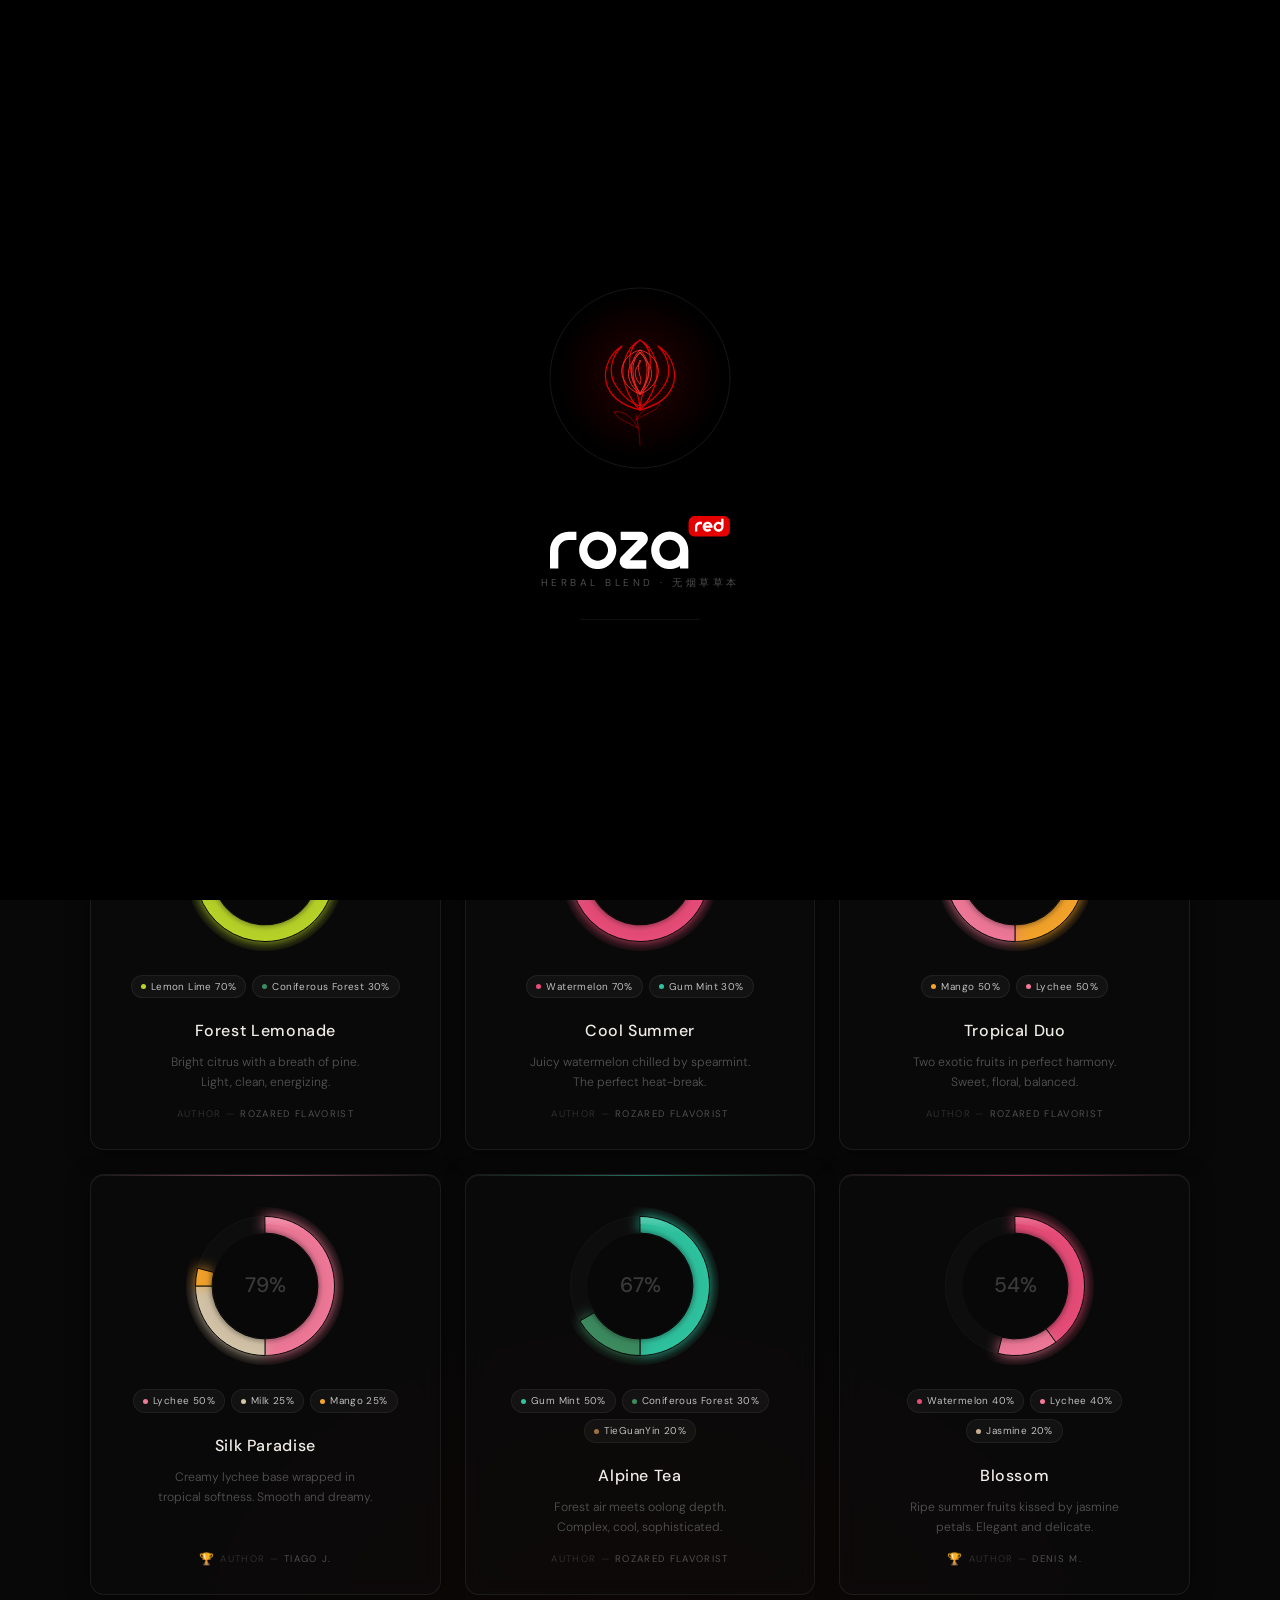
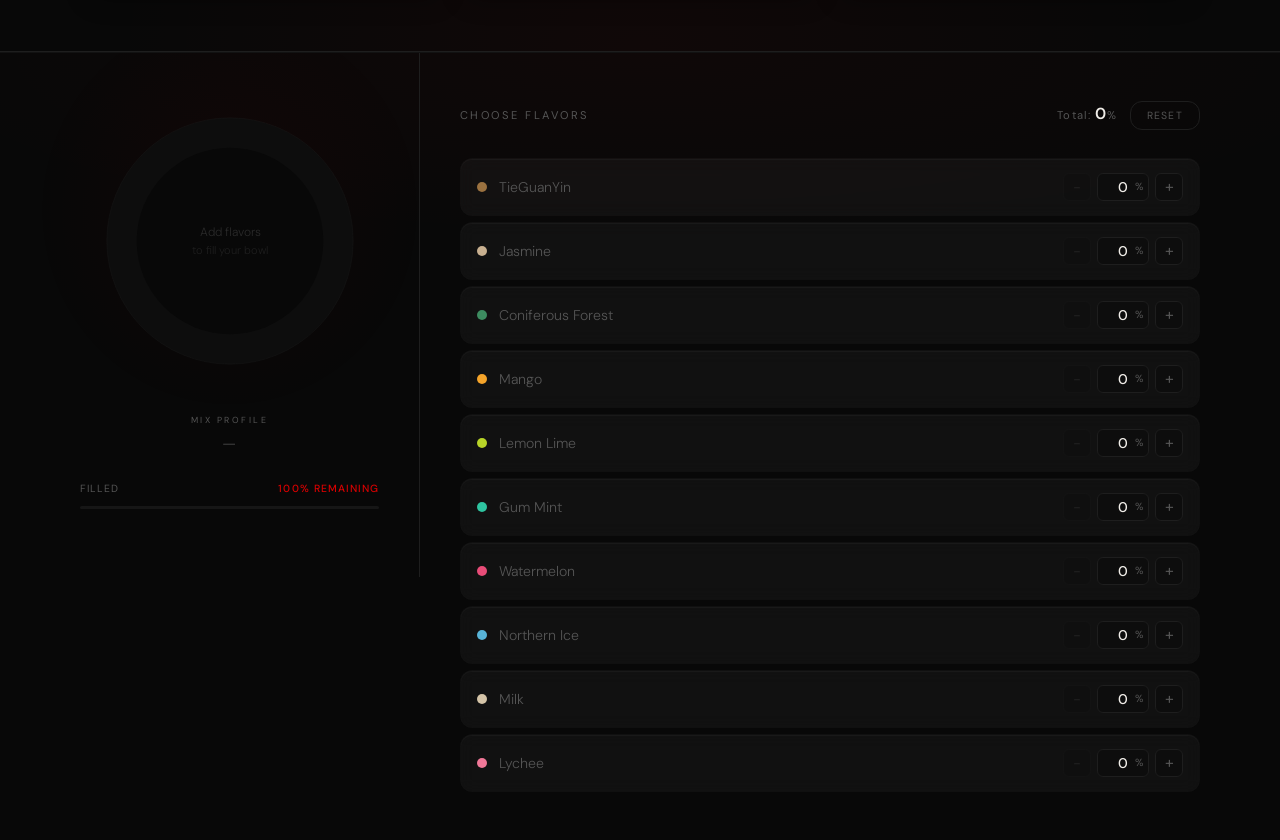
<file: mix.html>
<!DOCTYPE html>
<html lang="en">
<head>
  <meta charset="UTF-8" />
  <meta name="viewport" content="width=device-width, initial-scale=1.0"/>
  <title>Create Your Mix — RozaRed Challenge | 创建你的配方</title>
  <meta name="description" content="Craft your own 100% original RozaRed blend from 10 signature flavors. The most creative mixes win merch and get featured. 从10种风味中调配你的原创配方。" />
  <meta property="og:type" content="website" />
  <meta property="og:title" content="Create Your Mix — RozaRed Challenge" />
  <meta property="og:description" content="Craft your own blend from 10 signature flavors and join the challenge." />
  <meta property="og:image" content="https://rozared.com/images/hero-poster.jpg" />
  <meta property="og:url" content="https://rozared.com/mix.html" />
  <link rel="icon" type="image/svg+xml" href="images/logo.svg" />
  <link rel="preconnect" href="https://fonts.googleapis.com">
  <link rel="preconnect" href="https://fonts.gstatic.com" crossorigin>
  <link href="https://fonts.googleapis.com/css2?family=DM+Sans:opsz,wght@9..40,300;9..40,400;9..40,500;9..40,600;9..40,900&display=swap" rel="stylesheet">
  <link rel="stylesheet" href="style.css" />
  <style>
    *, *::before, *::after { box-sizing: border-box; margin: 0; padding: 0; }

    :root {
      --bg:     #080808;
      --bg2:    #0d0d0d;
      --bg3:    #111111;
      --bg4:    #161616;
      --border: #1e1e1e;
      --text:   #c0c0c0;
      --muted:  #555;
      --accent: #d90000;
      --white:  #f0ede8;
      --font:   'DM Sans', sans-serif;
      --r:      12px;
      --glass-bg:      rgba(255,255,255,0.04);
      --glass-border:  rgba(255,255,255,0.08);
      --glass-inset:   rgba(255,255,255,0.05);
      --glass-blur:    blur(18px) saturate(180%);
      --glass-blur-sm: blur(10px) saturate(160%);
      --ease:   0.3s cubic-bezier(0.25,0.1,0.25,1);
    }

    html { font-size: 16px; }
    body {
      background: var(--bg);
      color: var(--text);
      font-family: var(--font);
      line-height: 1.6;
      -webkit-font-smoothing: antialiased;
      min-height: 100vh;
      overflow-x: hidden;
    }


    /* ── TICKER ── */
    .ticker {
      overflow:hidden; white-space:nowrap;
      background:rgba(255,255,255,.03);
      border-top:1px solid rgba(255,255,255,.06);
      border-bottom:1px solid rgba(255,255,255,.04);
      margin-top:0;
      padding:10px 0; user-select:none;
    }
    .ticker-track {
      display:inline-flex; gap:0;
      animation: tickerRoll 32s linear infinite;
    }
    .ticker-track:hover { animation-play-state:paused; }
    @keyframes tickerRoll {
      from { transform:translateX(0); }
      to   { transform:translateX(-50%); }
    }
    .ticker-item {
      display:inline-flex; align-items:center; gap:10px;
      padding:0 36px;
      font-size:.6rem; letter-spacing:.22em; text-transform:uppercase;
      color:#7a7a7a; font-weight:400; white-space:nowrap;
    }
    .ticker-item b { color:var(--accent); font-weight:500; }
    .ticker-item::after {
      content: '·';
      color: rgba(217,0,0,0.4);
      font-size: .8rem;
      margin-left: 10px;
    }

    /* ── TABS ── */
    .mix-tabs {
      display:flex; justify-content:center; gap:8px;
      padding:16px 24px;
      background:rgba(8,6,6,0.72);
      backdrop-filter:blur(28px) saturate(200%);
      -webkit-backdrop-filter:blur(28px) saturate(200%);
      border-bottom:1px solid rgba(255,255,255,0.05);
      position:sticky; top:68px; z-index:40;
    }
    .mix-tab {
      padding:9px 32px; border-radius:var(--r);
      font-size:.68rem; letter-spacing:.14em; text-transform:uppercase;
      font-family:var(--font); font-weight:400; cursor:pointer;
      border:1px solid #282828; color:var(--muted);
      background:transparent;
      transition:background .25s, color .25s, border-color .25s;
      text-decoration:none; display:inline-block;
    }
    .mix-tab.active {
      border-color:var(--accent); color:var(--accent);
    }
    .mix-tab:not(.active):hover { color:var(--white); border-color:#484848; }


    /* ── GRAIN ── */
    body::after {
      content:''; position:fixed; inset:0; z-index:9999; pointer-events:none;
      opacity:0.025;
      background-image:url("data:image/svg+xml,%3Csvg viewBox='0 0 256 256' xmlns='http://www.w3.org/2000/svg'%3E%3Cfilter id='n'%3E%3CfeTurbulence type='fractalNoise' baseFrequency='0.9' numOctaves='4' stitchTiles='stitch'/%3E%3C/filter%3E%3Crect width='100%25' height='100%25' filter='url(%23n)'/%3E%3C/svg%3E");
      background-size:180px;
    }

    /* ── mix-tabs position adjusted for main header height ── */

    /* ── HERO ── */
    .page-hero {
      text-align:center; padding:80px 24px 0;
      position:relative; overflow:hidden;
    }
    .page-hero::before {
      content:''; position:absolute; inset:0;
      background:
        radial-gradient(ellipse 60% 40% at 50% 0%, rgba(217,0,0,.13) 0%, transparent 55%);
      pointer-events:none;
    }
    .page-hero .label {
      font-size:.6rem; letter-spacing:.36em; text-transform:uppercase;
      color:var(--accent); margin-bottom:20px; display:block;
      opacity:.8;
    }
    .page-hero h1 {
      font-size: clamp(3rem, 7vw, 6rem);
      font-weight: 900;
      letter-spacing: .02em;
      text-transform: uppercase;
      line-height: 1.0;
      margin-bottom: 24px;

      /* Монохром бренда: белый → красный, в духе главной страницы */
      background: linear-gradient(
        118deg,
        #f2ede8 0%,
        #e8d8d4 40%,
        #ff1f1f 75%,
        #d90000 100%
      );
      -webkit-background-clip: text;
      -webkit-text-fill-color: transparent;
      background-clip: text;

      filter: drop-shadow(0 0 48px rgba(192, 48, 40, .25));
    }
    .page-hero .sub {
      font-size:.9rem; color:#666; max-width:500px;
      margin:0 auto 32px; line-height:1.75; font-weight:300;
    }
    .prize-badge {
      display:inline-flex; align-items:center; gap:12px;
      background:rgba(217,0,0,.08); border:1px solid rgba(217,0,0,.28);
      padding:12px 28px; border-radius:50px; margin-bottom:36px;
      font-size:.72rem; letter-spacing:.1em; color:#c57a5a;
      box-shadow: 0 0 32px rgba(217,0,0,.12), 0 0 80px rgba(217,0,0,.06);
      animation: badgePulse 3.5s ease-in-out infinite;
    }
    .prize-badge .icon { font-size:1.1rem; }
    @keyframes badgePulse {
      0%,100% { box-shadow: 0 0 24px rgba(217,0,0,.10), 0 0 60px rgba(217,0,0,.04); }
      50%      { box-shadow: 0 0 40px rgba(217,0,0,.22), 0 0 100px rgba(217,0,0,.10); }
    }

    /* ── CURATOR PICKS ── */
    .curator-section {
      padding: 52px 40px 56px;
      border-bottom: 1px solid var(--border);
      position: relative;
    }
    .curator-section::before {
      content:''; position:absolute; inset:0;
      background: radial-gradient(ellipse 60% 50% at 50% 100%, rgba(217,0,0,.04) 0%, transparent 70%);
      pointer-events:none;
    }
    .curator-header {
      text-align:center; margin-bottom:36px;
    }
    .curator-header .label {
      font-size:.58rem; letter-spacing:.32em; text-transform:uppercase;
      color:var(--accent); display:block; margin-bottom:14px;
    }
    .curator-header h2 {
      font-size:clamp(1.2rem,2.5vw,1.8rem); font-weight:300;
      color:var(--white); letter-spacing:.06em; text-transform:uppercase;
      margin-bottom:10px;
    }
    .curator-header p {
      font-size:.82rem; color:var(--muted); font-weight:300; max-width:440px; margin:0 auto;
    }

    .picks-grid {
      display:grid; grid-template-columns:repeat(3,1fr); gap:24px;
      max-width:1100px; margin:0 auto;
    }

    .pick-card {
      background:rgba(12,10,10,0.7);
      backdrop-filter:var(--glass-blur-sm);
      -webkit-backdrop-filter:var(--glass-blur-sm);
      border:1px solid var(--glass-border);
      box-shadow:0 4px 24px rgba(0,0,0,0.35), inset 0 1px 0 var(--glass-inset);
      border-radius:14px; padding:32px 24px 28px;
      display:flex; flex-direction:column; align-items:center;
      gap:0; cursor:default; position:relative; overflow:hidden;
    }
    .pick-card::before {
      content:''; position:absolute; top:0; left:0; right:0; height:1px;
      background:linear-gradient(90deg, transparent, var(--pick-color, #555), transparent);
      opacity:.5;
    }

    /* Small donut */
    .pick-canvas-wrap { position:relative; margin-bottom:24px; }
    .pick-canvas { border-radius:50%; display:block; }

    /* Percent tags below canvas */
    .pick-percents {
      display:flex; flex-wrap:wrap; justify-content:center;
      gap:6px; margin-bottom:20px;
    }
    .pick-pct-tag {
      display:inline-flex; align-items:center; gap:5px;
      font-size:.62rem; letter-spacing:.04em; color:var(--text);
      background:rgba(255,255,255,.04); border:1px solid rgba(255,255,255,.06);
      padding:3px 9px; border-radius:20px;
    }
    .pick-pct-dot { width:5px; height:5px; border-radius:50%; flex-shrink:0; }

    .pick-name {
      font-size:1rem; font-weight:500; color:var(--white);
      letter-spacing:.04em; margin-bottom:8px; text-align:center;
    }
    .pick-desc {
      font-size:.76rem; color:var(--muted); font-weight:300;
      line-height:1.65; text-align:center; max-width:220px;
      margin-bottom:0;
      text-wrap:pretty;
    }
    .pick-author {
      font-size:.6rem; letter-spacing:.14em; text-transform:uppercase;
      color:#2e2e2e; font-weight:400; text-align:center;
      display:flex; align-items:center; justify-content:center; gap:5px;
      margin-top:auto; padding-top:14px;
    }
    .pick-author span { color:#505050; }
    .pick-trophy { font-size:.75rem; line-height:1; }

    /* Animate in: однократный вход keyframes-ом, hover-transition отдельно и быстрее */
    .pick-card {
      opacity:0;
      transition:transform .35s ease, border-color .35s, box-shadow .35s;
    }
    .pick-card.in-view {
      opacity:1;
      animation:pickIn .7s ease backwards;
    }
    @keyframes pickIn {
      from { opacity:0; transform:translateY(20px); }
    }
    .pick-card.in-view:hover {
      border-color:rgba(255,255,255,.1);
      transform:translateY(-5px);
      box-shadow:0 20px 56px rgba(0,0,0,.5), 0 0 40px rgba(var(--pick-color-rgb, 217,0,0),.08);
    }

    /* ── MAIN LAYOUT ── */
    #creator {
      border-top: 1px solid rgba(255,255,255,0.04);
      background: radial-gradient(ellipse 100% 40% at 50% 0%, rgba(217,0,0,0.03) 0%, transparent 60%);
    }
    .mix-layout {
      display:grid; grid-template-columns:380px 1fr;
      gap:0; max-width:1200px; margin:0 auto;
      align-items:start;
    }

    /* ── LEFT: BOWL ── */
    .bowl-panel {
      position:sticky; top:68px;
      padding:48px 40px 40px;
      border-right:1px solid var(--border);
      background: radial-gradient(ellipse 80% 60% at 50% 30%, rgba(217,0,0,0.04) 0%, transparent 65%);
    }
    .canvas-wrap {
      position:relative; width:280px; height:280px;
      margin:0 auto 32px;
    }
    #mixCanvas {
      width:280px; height:280px;
      border-radius:50%;
    }
    /* pulse когда 100% */
    .canvas-wrap.complete #mixCanvas {
      animation: pulse 2s ease-in-out infinite;
    }
    @keyframes pulse {
      0%,100% { filter: drop-shadow(0 0 0px rgba(217,0,0,0)); }
      50%      { filter: drop-shadow(0 0 28px rgba(217,0,0,0.4)); }
    }

    /* Rating */
    .mix-rating {
      text-align:center; margin-bottom:24px;
      min-height:40px; display:flex; flex-direction:column;
      align-items:center; gap:4px;
    }
    .rating-label {
      font-size:.55rem; letter-spacing:.28em; text-transform:uppercase;
      color:var(--muted); display:block;
    }
    .rating-value {
      font-size:1rem; font-weight:500; color:var(--white);
      transition:color .4s ease;
      letter-spacing:.04em;
    }

    /* Progress bar */
    .progress-wrap { margin-bottom:28px; }
    .progress-meta {
      display:flex; justify-content:space-between; align-items:center;
      margin-bottom:8px;
    }
    .progress-meta span { font-size:.65rem; letter-spacing:.1em; text-transform:uppercase; color:var(--muted); }
    .progress-meta .remain { color:var(--accent); font-weight:500; }
    .progress-bar {
      height:3px; background:var(--bg4); border-radius:2px;
      overflow:hidden; position:relative;
    }
    .progress-fill {
      height:100%; border-radius:2px;
      background: linear-gradient(90deg, var(--accent), #e05040);
      transition:width .4s cubic-bezier(0.25,0.1,0.25,1);
      width:0%;
    }

    /* Legend */
    .mix-legend {
      display:flex; flex-direction:column; gap:6px;
      max-height:200px; overflow-y:auto;
    }
    .mix-legend::-webkit-scrollbar { width:2px; }
    .mix-legend::-webkit-scrollbar-thumb { background:#2a2a2a; }
    .legend-item {
      display:flex; align-items:center; gap:10px;
      font-size:.75rem; color:var(--text);
      opacity:0; transform:translateX(-8px);
      transition:opacity .4s ease, transform .4s ease;
    }
    .legend-item.visible { opacity:1; transform:translateX(0); }
    .legend-dot {
      width:8px; height:8px; border-radius:50%; flex-shrink:0;
    }
    .legend-name { flex:1; font-weight:300; }
    .legend-pct  { font-weight:500; color:var(--white); font-variant-numeric:tabular-nums; }

    /* Динамические числа — моноширинные цифры против дрожания раскладки */
    .progress-meta .remain, .frow-input, .pick-pct-tag, .mix-chip {
      font-variant-numeric:tabular-nums;
    }

    /* ── RIGHT: FLAVORS ── */
    .flavors-panel { padding:48px 40px 48px; }

    .flavors-header {
      margin-bottom:28px;
      display:flex; align-items:baseline; justify-content:space-between;
    }
    .flavors-header h2 {
      font-size:.7rem; letter-spacing:.22em; text-transform:uppercase;
      color:var(--muted); font-weight:400;
    }
    .total-badge {
      font-size:.7rem; letter-spacing:.1em;
      color:var(--muted); font-weight:400;
    }
    .total-badge .total-num {
      font-size:1rem; font-weight:600; color:var(--white);
      font-variant-numeric:tabular-nums;
      transition:color .3s;
    }
    .total-badge.over .total-num { color:#e05050; }
    .total-badge.done .total-num { color:#4caf7d; }

    /* Flavor rows */
    .flavor-list { display:flex; flex-direction:column; gap:6px; }

    .flavor-row {
      display:flex; align-items:center; gap:12px;
      padding:14px 16px;
      background:var(--glass-bg); border:1px solid transparent;
      backdrop-filter:blur(8px);
      -webkit-backdrop-filter:blur(8px);
      border-radius:var(--r);
      box-shadow:inset 0 1px 0 rgba(255,255,255,0.03);
      transition:background .25s, border-color .25s, transform .2s;
      cursor:default;
    }
    .flavor-row.active {
      background:rgba(255,255,255,0.07);
      border-color:var(--glass-border);
      box-shadow:inset 0 1px 0 var(--glass-inset), 0 2px 12px rgba(0,0,0,0.25);
    }
    .flavor-row.active .frow-name { color:var(--white); }

    .frow-dot {
      width:10px; height:10px; border-radius:50%; flex-shrink:0;
      transition:transform .3s cubic-bezier(0.34,1.56,0.64,1);
    }
    .flavor-row.active .frow-dot { transform:scale(1.35); }

    .frow-name {
      flex:1; font-size:.88rem; font-weight:300;
      color:var(--muted); transition:color .25s;
      white-space:nowrap; overflow:hidden; text-overflow:ellipsis;
    }

    .frow-controls {
      display:flex; align-items:center; gap:6px;
    }
    .frow-btn {
      width:28px; height:28px; border-radius:6px;
      background:var(--bg2); border:1px solid var(--border);
      color:var(--muted); font-size:1rem; line-height:1;
      cursor:pointer; display:flex; align-items:center; justify-content:center;
      transition:background .2s, color .2s, border-color .2s, scale .15s ease-out;
      font-family:var(--font); user-select:none;
      position:relative;
    }
    /* Расширенная зона нажатия: 34px до соседнего контрола, без пересечений */
    .frow-btn::after {
      content:'';
      position:absolute; top:50%; left:50%;
      transform:translate(-50%,-50%);
      width:34px; height:40px;
    }
    .frow-btn:hover { background:var(--bg4); color:var(--white); border-color:#444; }
    .frow-btn:active { scale:.96; }
    .frow-btn:disabled { opacity:.25; cursor:not-allowed; }
    .frow-btn.minus { font-size:.9rem; }

    .frow-input-wrap { position:relative; }
    .frow-input {
      width:52px; text-align:center;
      background:var(--bg2); border:1px solid var(--border);
      border-radius:6px; color:var(--white);
      font-size:.88rem; font-family:var(--font); font-weight:500;
      padding:4px 4px 4px 4px;
      outline:none; -moz-appearance:textfield;
    }
    .frow-input::-webkit-inner-spin-button,
    .frow-input::-webkit-outer-spin-button { -webkit-appearance:none; }
    .frow-input:focus { border-color:rgba(217,0,0,.5); }
    .frow-pct {
      position:absolute; right:6px; top:50%;
      transform:translateY(-50%);
      font-size:.65rem; color:var(--muted); pointer-events:none;
    }

    /* Float animation on change */
    .float-tip {
      position:fixed; font-size:.72rem; font-weight:600;
      pointer-events:none; z-index:1000;
      animation:floatUp .7s ease forwards;
      color:var(--white);
    }
    @keyframes floatUp {
      0%   { opacity:1; transform:translateY(0); }
      100% { opacity:0; transform:translateY(-28px); }
    }

    /* ── SUBMIT SECTION ── */
    .submit-section {
      max-width:1200px; margin:0 auto;
      padding:0 40px 80px;
      border-top:1px solid var(--border);
      display: none;
    }
    .submit-section.ready {
      display: block;
    }
    .submit-inner {
      max-width:640px; margin:0 auto;
      padding-top:60px;
      opacity:0; transform:translateY(24px);
      transition:opacity .8s ease, transform .8s ease;
      pointer-events:none;
    }
    .submit-inner.visible { opacity:1; transform:translateY(0); pointer-events:all; }

    .submit-hero {
      text-align:center; margin-bottom:48px;
    }
    .submit-hero .crown { font-size:2.4rem; display:block; margin-bottom:16px; }
    .submit-hero h2 {
      font-size:1.5rem; font-weight:300; color:var(--white);
      letter-spacing:.06em; text-transform:uppercase; margin-bottom:10px;
    }
    .submit-hero p {
      font-size:.85rem; color:var(--muted); line-height:1.75; font-weight:300;
    }

    .mix-summary {
      background:var(--glass-bg); border:1px solid var(--glass-border);
      backdrop-filter:var(--glass-blur-sm);
      -webkit-backdrop-filter:var(--glass-blur-sm);
      box-shadow:inset 0 1px 0 var(--glass-inset);
      border-radius:var(--r); padding:20px 24px;
      margin-bottom:32px; display:flex; flex-wrap:wrap; gap:10px;
    }
    .mix-chip {
      display:inline-flex; align-items:center; gap:7px;
      padding:5px 12px; border-radius:20px;
      font-size:.72rem; font-weight:400; color:var(--white);
      background:rgba(255,255,255,.04); border:1px solid rgba(255,255,255,.06);
    }
    .mix-chip-dot { width:6px; height:6px; border-radius:50%; }

    .submit-form { display:flex; flex-direction:column; gap:14px; }
    .sf-group { position:relative; }
    .sf-group input, .sf-group textarea {
      width:100%; background:var(--glass-bg); border:1px solid var(--glass-border);
      backdrop-filter:blur(8px);
      -webkit-backdrop-filter:blur(8px);
      box-shadow:inset 0 1px 0 rgba(255,255,255,0.04);
      border-radius:var(--r); color:var(--white); font-family:var(--font);
      font-size:.88rem; font-weight:300;
      padding:20px 16px 8px; outline:none;
      transition:border-color var(--ease);
      resize:none;
    }
    .sf-group input:focus, .sf-group textarea:focus {
      border-color:rgba(217,0,0,.5);
    }
    .sf-group label {
      position:absolute; top:14px; left:16px;
      font-size:.8rem; color:#383838; pointer-events:none;
      transition:top var(--ease), font-size var(--ease), color var(--ease), letter-spacing var(--ease);
      font-weight:300;
    }
    .sf-group input:focus ~ label,
    .sf-group input:not(:placeholder-shown) ~ label,
    .sf-group textarea:focus ~ label,
    .sf-group textarea:not(:placeholder-shown) ~ label {
      top:5px; font-size:.58rem; color:var(--accent);
      letter-spacing:.12em; text-transform:uppercase;
    }

    .submit-btn {
      margin-top:8px; padding:16px 40px;
      background:transparent; color:var(--accent);
      border:1px solid var(--accent); border-radius:var(--r);
      font-family:var(--font); font-size:.75rem;
      letter-spacing:.16em; text-transform:uppercase;
      cursor:pointer; font-weight:400;
      transition:background var(--ease), color var(--ease), box-shadow var(--ease), scale .15s ease-out;
    }
    .submit-btn:active { scale:.96; }
    .submit-btn:hover {
      background:var(--accent); color:var(--white);
      box-shadow:0 0 24px rgba(217,0,0,.25);
    }
    .submit-fine {
      font-size:.65rem; color:var(--muted); text-align:center;
      margin-top:12px; line-height:1.7; font-weight:300;
    }
    .form-success {
      font-size:.85rem; color:#4caf7d; text-align:center;
      padding:16px; background:rgba(76,175,113,.06);
      border:1px solid rgba(76,175,113,.15); border-radius:var(--r);
      display:none;
    }
    .form-success.show { display:block; }

    /* ── RESET BTN ── */
    .reset-btn {
      background:none; border:1px solid var(--border);
      border-radius:var(--r); color:var(--muted);
      font-family:var(--font); font-size:.65rem;
      letter-spacing:.12em; text-transform:uppercase;
      padding:7px 16px; cursor:pointer;
      transition:color var(--ease), border-color var(--ease), scale .15s ease-out;
    }
    .reset-btn:active { scale:.96; }
    .reset-btn:hover { color:var(--white); border-color:#444; }

    /* ── MOBILE ── */
    @media (max-width: 900px) {
      .picks-grid { grid-template-columns:repeat(2,1fr); }
      .curator-section { padding:52px 24px 48px; }
    }
    @media (max-width: 560px) {
      .picks-grid { grid-template-columns:1fr; gap:16px; }
    }

    @media (max-width: 860px) {
      .mix-layout { grid-template-columns:1fr; }
      .bowl-panel {
        position:static; border-right:none;
        border-bottom:1px solid var(--border);
        padding:40px 24px 32px;
        display:flex; flex-direction:column; align-items:center;
      }
      .canvas-wrap { width:240px; height:240px; }
      #mixCanvas { width:240px; height:240px; }
      .mix-legend { flex-direction:row; flex-wrap:wrap; gap:8px; max-height:none; }
      .legend-item { width:auto; }
      .progress-wrap, .mix-rating { width:100%; max-width:320px; }
      .flavors-panel { padding:32px 20px 40px; }
      .submit-section { padding:0 20px 60px; }
      /* Hero — reduced top padding, no bottom padding */
      .page-hero { padding:48px 20px 0; }
      .page-hero h1 { font-size: clamp(2rem, 10vw, 3.4rem); }
    }

    @media (max-width: 560px) {
      /* Mix tabs — compact on small screens */
      .mix-tabs { padding:12px 16px; gap:6px; }
      .mix-tab  { padding:8px 20px; font-size:.65rem; }
      /* Prize badge wrap */
      .prize-badge { padding:10px 18px; font-size:.65rem; }
      /* Curator section */
      .curator-section { padding:40px 16px 44px; }
    }

    @media (max-width: 480px) {
      .canvas-wrap { width:200px; height:200px; }
      #mixCanvas { width:200px; height:200px; }
      .flavor-row { padding:12px 12px; gap:8px; }
      .frow-input { width:44px; }
      /* Hero ultra-small */
      .page-hero { padding:32px 16px 0; }
      .page-hero h1 { font-size: clamp(1.8rem, 11vw, 2.8rem); margin-bottom:14px; }
      .page-hero .sub { font-size:.82rem; margin-bottom:22px; }
    }
  </style>
</head>
<body>

  <!-- ── PRELOADER ── -->
  <div id="preloader">
    <div class="preloader-rose">
      <div class="rose-glow"></div>
      <svg viewBox="0 0 200 200" xmlns="http://www.w3.org/2000/svg">
        <path class="rose-path leaf"        style="--len:90;  --dur:0.9s; --delay:0.0s" d="M100 165 C100 155, 98 145, 96 135" />
        <path class="rose-path leaf"        style="--len:70;  --dur:0.7s; --delay:0.5s" d="M98 148 C88 142, 78 140, 74 132 C82 130, 92 136, 98 148Z" />
        <path class="rose-path leaf"        style="--len:70;  --dur:0.7s; --delay:0.8s" d="M96 140 C106 133, 116 132, 120 124 C112 122, 102 130, 96 140Z" />
        <path class="rose-path"             style="--len:210; --dur:1.1s; --delay:0.3s" d="M100 130 C 84 126, 70 118, 66 102 C 63 86, 72 72, 82 66 C 70 78, 68 94, 76 106 C 84 118, 92 124, 100 126Z" />
        <path class="rose-path"             style="--len:210; --dur:1.1s; --delay:0.55s" d="M100 130 C116 126, 130 118, 134 102 C137 86, 128 72, 118 66 C130 78, 132 94, 124 106 C116 118, 108 124, 100 126Z" />
        <path class="rose-path"             style="--len:190; --dur:1.0s; --delay:0.7s" d="M100 130 C 88 118, 80 98, 84 82 C 88 68, 96 62, 100 60 C 88 68, 88 82, 92 96 C 96 108, 100 122, 100 130Z" />
        <path class="rose-path"             style="--len:190; --dur:1.0s; --delay:0.9s" d="M100 130 C112 118, 120 98, 116 82 C112 68, 104 62, 100 60 C112 68, 112 82, 108 96 C104 108, 100 122, 100 130Z" />
        <path class="rose-path petal-inner" style="--len:160; --dur:0.9s; --delay:1.1s" d="M100 114 C 88 110, 80 98, 82 88 C 84 78, 92 72, 100 70 C 92 78, 90 88, 92 98 C 94 106, 100 112, 100 114Z" />
        <path class="rose-path petal-inner" style="--len:160; --dur:0.9s; --delay:1.25s" d="M100 114 C112 110, 120 98, 118 88 C116 78, 108 72, 100 70 C108 78, 110 88, 108 98 C106 106, 100 112, 100 114Z" />
        <path class="rose-path petal-inner" style="--len:130; --dur:0.8s; --delay:1.4s" d="M100 114 C 90 106, 86 96, 90 86 C 94 78, 100 74, 100 72 C 92 80, 92 90, 94 100 C 96 108, 100 112, 100 114Z" />
        <path class="rose-path petal-inner" style="--len:130; --dur:0.8s; --delay:1.55s" d="M100 114 C110 106, 114 96, 110 86 C106 78, 100 74, 100 72 C108 80, 108 90, 106 100 C104 108, 100 112, 100 114Z" />
        <path class="rose-path petal-inner" style="--len:100; --dur:0.7s; --delay:1.7s" d="M100 104 C 96 100, 94 94, 96 89 C 98 84, 102 82, 100 80 C 98 84, 98 90, 100 96 C102 100, 100 104, 100 104Z" />
        <circle class="rose-path accent"   style="--len:565; --dur:1.4s; --delay:0.1s" cx="100" cy="98" r="90" stroke-dasharray="3 8" />
      </svg>
    </div>
    <div class="preloader-brand">
      <img src="images/logo.svg" alt="RozaRed" class="preloader-logo" />
      <div class="preloader-tagline">Herbal Blend · 无烟草草本</div>
    </div>
    <div class="preloader-progress"></div>
  </div>
  <script>
    setTimeout(function(){
      document.getElementById('preloader').classList.add('hidden');
    }, 3400);
  </script>

<!-- HEADER -->
<header id="header">
  <div class="container header-inner">
    <a href="index.html" class="logo-link">
      <img src="images/logo.svg" alt="RozaRed" class="logo-img" />
    </a>
    <nav class="nav">
      <a href="index.html#home"    data-en="Home"    data-zh="首页">Home</a>
      <a href="index.html#about"   data-en="About"   data-zh="关于我们">About</a>
      <a href="index.html#catalog" data-en="Catalog" data-zh="产品目录">Catalog</a>
      <a href="index.html#reviews" data-en="Reviews" data-zh="评测">Reviews</a>
      <a href="index.html#contact" data-en="Contact" data-zh="联系我们">Contact</a>
      <a href="index.html#media"   data-en="Media"   data-zh="媒体">Media</a>
    </nav>
    <div class="header-actions">
      <a href="mix.html" class="btn-mixology-header active-page" data-en="Mixology" data-zh="调香">Mixology</a>
      <a href="weixin://dl/chat?username=d_mashkov" class="btn-contact-header" data-en="Contact Us" data-zh="联系我们">Contact Us</a>
    </div>
    <div class="lang-switch">
      <button class="lang-btn active" data-lang="en">EN</button>
      <span class="lang-divider">|</span>
      <button class="lang-btn" data-lang="zh">中文</button>
    </div>
    <button class="burger" id="burger" aria-label="menu">
      <span class="burger-line"></span>
      <span class="burger-line"></span>
      <span class="burger-line"></span>
    </button>
  </div>
</header>

<!-- MOBILE NAV -->
<div class="mobile-nav" id="mobileNav">
  <a href="index.html#home"    data-en="Home"    data-zh="首页">Home</a>
  <a href="index.html#about"   data-en="About"   data-zh="关于我们">About</a>
  <a href="index.html#catalog" data-en="Catalog" data-zh="产品目录">Catalog</a>
  <a href="index.html#reviews" data-en="Reviews" data-zh="评测">Reviews</a>
  <a href="index.html#contact" data-en="Contact" data-zh="联系我们">Contact</a>
  <a href="index.html#media"   data-en="Media"   data-zh="媒体">Media</a>
  <a href="mix.html" data-en="Mixology" data-zh="调香" style="color:var(--accent)">Mixology</a>
  <a href="weixin://dl/chat?username=d_mashkov" class="btn-contact-header mobile-contact-btn" data-en="Contact Us" data-zh="联系我们">Contact Us</a>
</div>

<!-- HERO -->
<section class="page-hero">
  <span class="label" data-en="RozaRed Challenge" data-zh="RozaRed 挑战赛">RozaRed Challenge</span>
  <h1 data-en="Create Your Mix" data-zh="创建你的配方">Create Your Mix</h1>
  <p class="sub"
     data-en="Choose from 10 signature flavors, set your percentages, and craft a 100% original blend. The most creative mixes win a RozaRed T-Shirt and get featured on our channel."
     data-zh="从10种标志性风味中选择，设定比例，调配属于你的100%原创配方。最具创意的配方将赢得 RozaRed T恤并登上我们的频道。">
    Choose from 10 signature flavors, set your percentages, and craft a 100% original blend.
    The most creative mixes win a <strong style="color:var(--white)">RozaRed T-Shirt</strong> and get featured on our channel.
  </p>
  <div class="prize-badge">
    <span class="icon">👕</span>
    <span data-en="Best mixes win merch &amp; get published" data-zh="最佳配方赢得周边并公开发布">Best mixes win merch &amp; get published</span>
  </div>
</section>

<!-- TICKER (between hero and tabs) -->
<div class="ticker" aria-hidden="true">
  <div class="ticker-track" id="tickerTrack"></div>
</div>

<!-- TABS -->
<nav class="mix-tabs">
  <a href="#curator" class="mix-tab active" id="tabPicks"
     data-en="Our Mixes" data-zh="我们的配方">Our Mixes</a>
  <a href="#creator" class="mix-tab" id="tabCreate"
     data-en="Create Mix" data-zh="创建配方">Create Mix</a>
</nav>

<!-- CURATOR PICKS -->
<section class="curator-section" id="curator">
  <div class="curator-header">
    <span class="label" data-en="From Our Lab" data-zh="来自我们实验室">From Our Lab</span>
    <h2 data-en="Curator's Picks" data-zh="精选配方">Curator's Picks</h2>
    <p data-en="Mixes crafted by our master blender. Use them as inspiration or try to beat them."
       data-zh="由我们的首席调味师精心调配。以此为灵感，或尝试超越它们。">
      Mixes crafted by our master blender. Use them as inspiration or try to beat them.
    </p>
  </div>
  <div class="picks-grid" id="picksGrid"></div>
</section>

<!-- MAIN -->
<main id="creator">
  <div class="mix-layout">

    <!-- LEFT: BOWL VISUALIZATION -->
    <aside class="bowl-panel">
      <div class="canvas-wrap" id="canvasWrap">
        <canvas id="mixCanvas"></canvas>
      </div>

      <div class="mix-rating">
        <span class="rating-label" data-en="Mix Profile" data-zh="配方档案">Mix Profile</span>
        <span class="rating-value" id="ratingValue">—</span>
      </div>

      <div class="progress-wrap">
        <div class="progress-meta">
          <span data-en="Filled" data-zh="已填充">Filled</span>
          <span class="remain" id="remainLabel">100% remaining</span>
        </div>
        <div class="progress-bar">
          <div class="progress-fill" id="progressFill"></div>
        </div>
      </div>

      <div class="mix-legend" id="mixLegend"></div>
    </aside>

    <!-- RIGHT: FLAVOR CONTROLS -->
    <section class="flavors-panel">
      <div class="flavors-header">
        <h2 data-en="Choose flavors" data-zh="选择口味">Choose flavors</h2>
        <div class="total-badge" id="totalBadge">
          <span data-en="Total:" data-zh="总计:">Total:</span>
          <span class="total-num" id="totalNum">0</span>%
          &nbsp;
          <button class="reset-btn" id="resetBtn" data-en="Reset" data-zh="重置">Reset</button>
        </div>
      </div>

      <div class="flavor-list" id="flavorList"></div>
    </section>

  </div><!-- /mix-layout -->
</main>

<!-- SUBMIT -->
<section class="submit-section">
  <div class="submit-inner" id="submitInner">
    <div class="submit-hero">
      <span class="crown">🏆</span>
      <h2 data-en="Your Mix is Ready!" data-zh="你的配方已完成！">Your Mix is Ready!</h2>
      <p data-en="Give your mix a name, leave your contact details, and send it to us. We'll review the best submissions."
         data-zh="为你的配方命名，留下联系方式，发送给我们。我们将评选最佳作品。">
        Give your mix a name, leave your contact details, and send it to us. We'll review the best submissions.
      </p>
    </div>

    <div class="mix-summary" id="mixSummary"></div>

    <form class="submit-form" id="mixForm"
          action="/send.php" method="POST">

      <input type="hidden" name="_subject" value="New RozaRed Mix Submission" />
      <input type="hidden" name="mix_recipe" id="hiddenRecipe" />
      <!-- Honeypot для ботов -->
      <input type="text" name="_gotcha" tabindex="-1" autocomplete="off" style="position:absolute;left:-9999px" aria-hidden="true" />

      <div class="sf-group">
        <input type="text" name="mix_name" id="mixName" required placeholder=" " />
        <label data-en="Mix Name (make it creative!)" data-zh="配方名称（发挥创意！）">Mix Name (make it creative!)</label>
      </div>
      <div class="sf-group">
        <input type="text" name="author_name" required placeholder=" " />
        <label data-en="Your Name" data-zh="你的名字">Your Name</label>
      </div>
      <div class="sf-group">
        <input type="email" name="email" required placeholder=" " />
        <label data-en="Email or WeChat ID" data-zh="邮箱或微信号">Email or WeChat ID</label>
      </div>
      <div class="sf-group">
        <textarea name="notes" rows="3" placeholder=" "></textarea>
        <label data-en="Tell us about your mix (optional)" data-zh="介绍你的配方（可选）">Tell us about your mix (optional)</label>
      </div>

      <button type="submit" class="submit-btn" id="submitBtn"
              data-en="Send My Mix →" data-zh="发送我的配方 →">Send My Mix →</button>
      <p class="submit-fine"
         data-en="By submitting you agree to have your mix featured on our channel. We'll contact the winners within 7 days."
         data-zh="提交即表示你同意将配方发布在我们的频道。我们将在7天内联系获奖者。">
        By submitting you agree to have your mix featured on our channel.<br>
        We'll contact the winners within 7 days.
      </p>
      <div class="form-success" id="formSuccess"
           data-en="🎉 Mix received! We'll review it and contact you soon. Good luck!"
           data-zh="🎉 配方已收到！我们将尽快审核并联系你。祝你好运！">
        🎉 Mix received! We'll review it and contact you soon. Good luck!
      </div>
    </form>
  </div>
</section>

<script>
/* ═══════════════════════════════════════════
   DATA
═══════════════════════════════════════════ */
const FLAVORS = [
  { id:'tieguanyin',   name:'TieGuanYin',       zh:'铁观音',     color:'#9B7240' },
  { id:'jasmine',      name:'Jasmine',           zh:'茉莉花',     color:'#C8B090' },
  { id:'coniferous',   name:'Coniferous Forest', zh:'松林',       color:'#3D8C60' },
  { id:'mango',        name:'Mango',             zh:'芒果',       color:'#F5A42A' },
  { id:'lemon-lime',   name:'Lemon Lime',        zh:'柠檬青柠',   color:'#B8D428' },
  { id:'gum-mint',     name:'Gum Mint',          zh:'薄荷口香糖', color:'#2EC4A0' },
  { id:'watermelon',   name:'Watermelon',        zh:'西瓜',       color:'#E84C78' },
  { id:'northern-ice', name:'Northern Ice',      zh:'北冰',       color:'#58B4D8' },
  { id:'milk',         name:'Milk',              zh:'纯牛奶',     color:'#D4C4A8' },
  { id:'lychee',       name:'Lychee',            zh:'荔枝',       color:'#F07898' },
];

const RATINGS = [
  { min:0,  max:0,  label:'Empty Bowl',     labelZh:'空碗',       color:'#333' },
  { min:1,  max:1,  label:'Pure',           labelZh:'纯粹',       color:'#C8B090' },
  { min:2,  max:3,  label:'Focused Blend',  labelZh:'专注调配',   color:'#9B7240' },
  { min:4,  max:5,  label:'Balanced Blend', labelZh:'均衡调配',   color:'#3D8C60' },
  { min:6,  max:8,  label:'Adventurous',    labelZh:'大胆创新',   color:'#F5A42A' },
  { min:9,  max:10, label:'Masterblend',    labelZh:'大师调配',   color:'#d90000' },
];

/* ═══════════════════════════════════════════
   LANG
═══════════════════════════════════════════ */
let currentLang = 'en';

/* ═══════════════════════════════════════════
   STATE
═══════════════════════════════════════════ */
const values = {}; // { flavorId: number }
const drawn  = {}; // animation interpolation
FLAVORS.forEach(f => { values[f.id] = 0; drawn[f.id] = 0; });

let animating = false;
const STEP = 5;

/* ═══════════════════════════════════════════
   CANVAS SETUP
═══════════════════════════════════════════ */
const canvas = document.getElementById('mixCanvas');
const ctx    = canvas.getContext('2d');
const dpr    = Math.min(window.devicePixelRatio || 1, 2);

function setupCanvas() {
  const el = document.getElementById('canvasWrap');
  const size = el.clientWidth || 280;
  canvas.width  = size * dpr;
  canvas.height = size * dpr;
  canvas.style.width  = size + 'px';
  canvas.style.height = size + 'px';
  ctx.scale(dpr, dpr);
}
setupCanvas();
window.addEventListener('resize', () => { ctx.setTransform(1,0,0,1,0,0); setupCanvas(); drawDonut(); });

/* ═══════════════════════════════════════════
   CANVAS DRAWING
═══════════════════════════════════════════ */
function drawDonut() {
  const S  = canvas.width / dpr;
  const CX = S / 2, CY = S / 2;
  const OR = S * 0.44;
  const IR = S * 0.335; // тоньше кольцо

  ctx.clearRect(0, 0, S, S);

  // ── Тёмная дорожка
  ctx.beginPath();
  ctx.arc(CX, CY, OR, 0, Math.PI * 2);
  ctx.fillStyle = '#0d0d0d';
  ctx.fill();
  // Граница трека
  ctx.beginPath();
  ctx.arc(CX, CY, OR, 0, Math.PI * 2);
  ctx.strokeStyle = 'rgba(255,255,255,0.04)';
  ctx.lineWidth = 0.8;
  ctx.stroke();

  // ── Сегменты вкусов с glow
  let angle = -Math.PI / 2;
  FLAVORS.forEach(f => {
    const pct = drawn[f.id] || 0;
    if (pct < 0.05) return;
    const sweep = (pct / 100) * Math.PI * 2;

    // Glow
    ctx.save();
    ctx.shadowColor = f.color;
    ctx.shadowBlur  = 18;

    ctx.beginPath();
    ctx.arc(CX, CY, OR, angle, angle + sweep);
    ctx.arc(CX, CY, IR, angle + sweep, angle, true);
    ctx.closePath();

    // Радиальный градиент для глянца
    const rg = ctx.createRadialGradient(CX, CY, IR, CX, CY, OR);
    rg.addColorStop(0,    f.color + '88');
    rg.addColorStop(0.35, f.color + 'dd');
    rg.addColorStop(1,    f.color);
    ctx.fillStyle = rg;
    ctx.fill();
    ctx.restore();

    // Зазор между сегментами
    ctx.beginPath();
    ctx.arc(CX, CY, OR, angle, angle + sweep);
    ctx.arc(CX, CY, IR, angle + sweep, angle, true);
    ctx.closePath();
    ctx.strokeStyle = '#080808';
    ctx.lineWidth = 1.2;
    ctx.stroke();

    angle += sweep;
  });

  // ── Глянцевый блик (верхняя часть)
  const total = getTotal();
  if (total > 2) {
    ctx.save();
    const hSweep = Math.PI * 0.7;
    const hAngle = -Math.PI / 2;
    ctx.beginPath();
    ctx.arc(CX, CY, OR - 0.5, hAngle, hAngle + hSweep);
    ctx.arc(CX, CY, OR - (OR - IR) * 0.42, hAngle + hSweep, hAngle, true);
    ctx.closePath();
    const hg = ctx.createLinearGradient(CX, CY - OR, CX, CY - IR);
    hg.addColorStop(0,   'rgba(255,255,255,0.18)');
    hg.addColorStop(0.55,'rgba(255,255,255,0.05)');
    hg.addColorStop(1,   'rgba(255,255,255,0)');
    ctx.fillStyle = hg;
    ctx.fill();
    ctx.restore();
  }

  // ── Отверстие
  ctx.beginPath();
  ctx.arc(CX, CY, IR - 0.5, 0, Math.PI * 2);
  ctx.fillStyle = '#080808';
  ctx.fill();

  // ── Center text (total уже объявлен выше)
  ctx.textAlign = 'center';
  ctx.textBaseline = 'middle';

  if (total === 0) {
    ctx.font = '300 12px DM Sans';
    ctx.fillStyle = '#2a2a2a';
    ctx.fillText(currentLang === 'zh' ? '添加口味' : 'Add flavors', CX, CY - 8);
    ctx.font = '300 11px DM Sans';
    ctx.fillStyle = '#1e1e1e';
    ctx.fillText(currentLang === 'zh' ? '填满你的碗' : 'to fill your bowl', CX, CY + 10);
  } else if (total === 100) {
    ctx.font = '600 13px DM Sans';
    ctx.fillStyle = '#d90000';
    ctx.fillText(currentLang === 'zh' ? '完成' : 'READY', CX, CY - 10);
    ctx.font = '300 10px DM Sans';
    ctx.fillStyle = '#555';
    ctx.fillText(currentLang === 'zh' ? '向下滚动 ↓' : 'scroll down ↓', CX, CY + 9);
  } else {
    ctx.font = '600 ' + Math.round(S * 0.14) + 'px DM Sans';
    ctx.fillStyle = '#f0ede8';
    ctx.fillText(Math.round(total) + '%', CX, CY - 8);
    ctx.font = '300 11px DM Sans';
    ctx.fillStyle = '#3a3a3a';
    ctx.fillText('of 100%', CX, CY + Math.round(S * 0.09));
  }

  // ── Outer ring highlight when complete
  if (total === 100) {
    ctx.beginPath();
    ctx.arc(CX, CY, OR + 4, 0, Math.PI * 2);
    ctx.strokeStyle = 'rgba(217,0,0,0.15)';
    ctx.lineWidth = 2;
    ctx.stroke();
  }
}

/* ═══════════════════════════════════════════
   ANIMATION
═══════════════════════════════════════════ */
function animateDonut() {
  let done = true;
  FLAVORS.forEach(f => {
    const target = values[f.id] || 0;
    const cur    = drawn[f.id] || 0;
    const diff   = target - cur;
    if (Math.abs(diff) > 0.08) {
      drawn[f.id] = cur + diff * 0.18;
      done = false;
    } else {
      drawn[f.id] = target;
    }
  });
  drawDonut();
  if (!done) requestAnimationFrame(animateDonut);
  else animating = false;
}

function startAnim() {
  if (!animating) { animating = true; requestAnimationFrame(animateDonut); }
}

/* ═══════════════════════════════════════════
   HELPERS
═══════════════════════════════════════════ */
function getTotal() {
  return FLAVORS.reduce((s, f) => s + (values[f.id] || 0), 0);
}
function getActive() {
  return FLAVORS.filter(f => (values[f.id] || 0) > 0).length;
}
function clamp(v, lo, hi) { return Math.max(lo, Math.min(hi, v)); }

function getRating() {
  const n = getActive();
  return RATINGS.find(r => n >= r.min && n <= r.max) || RATINGS[0];
}

/* ═══════════════════════════════════════════
   FLOAT TIP ANIMATION
═══════════════════════════════════════════ */
function showFloatTip(el, text, color) {
  const rect = el.getBoundingClientRect();
  const tip  = document.createElement('div');
  tip.className = 'float-tip';
  tip.textContent = text;
  tip.style.left  = (rect.left + rect.width / 2) + 'px';
  tip.style.top   = (rect.top - 8 + window.scrollY) + 'px';
  tip.style.color = color;
  document.body.appendChild(tip);
  setTimeout(() => tip.remove(), 750);
}

/* ═══════════════════════════════════════════
   CHANGE VALUE
═══════════════════════════════════════════ */
function changeValue(id, delta, triggerEl) {
  const oldVal  = values[id] || 0;
  const total   = getTotal();
  const remain  = 100 - total;
  let newVal;

  if (delta > 0) {
    newVal = clamp(oldVal + delta, 0, oldVal + remain);
  } else {
    newVal = clamp(oldVal + delta, 0, 100);
  }

  if (newVal === oldVal) {
    if (delta > 0 && remain === 0) {
      // shake the input to signal "full"
      const input = document.querySelector('[data-input="' + id + '"]');
      if (input) { input.style.borderColor = '#e05050'; setTimeout(() => input.style.borderColor = '', 600); }
    }
    return;
  }

  values[id] = newVal;

  const diff = newVal - oldVal;
  if (triggerEl) showFloatTip(triggerEl, (diff > 0 ? '+' : '') + diff + '%', diff > 0 ? '#f0ede8' : '#888');

  updateAll();
  startAnim();
}

/* ═══════════════════════════════════════════
   UPDATE UI
═══════════════════════════════════════════ */
function updateAll() {
  const total   = getTotal();
  const remain  = 100 - total;
  const active  = getActive();
  const rating  = getRating();

  // Total badge
  const badge = document.getElementById('totalBadge');
  const numEl = document.getElementById('totalNum');
  numEl.textContent = total;
  badge.className = 'total-badge' + (total > 100 ? ' over' : total === 100 ? ' done' : '');

  // Remaining label
  const zh = currentLang === 'zh';
  document.getElementById('remainLabel').textContent =
    remain > 0 ? remain + (zh ? '% 剩余' : '% remaining')
    : remain === 0 ? (zh ? '✓ 配方完成' : '✓ Mix complete')
    : (zh ? '超出 ' + Math.abs(remain) + '%' : 'Over by ' + Math.abs(remain) + '%');

  // Progress
  document.getElementById('progressFill').style.width = Math.min(total, 100) + '%';

  // Rating
  const rv = document.getElementById('ratingValue');
  rv.textContent = active === 0 ? '—' : (zh ? rating.labelZh : rating.label);
  rv.style.color = rating.color;

  // Canvas state
  document.getElementById('canvasWrap').classList.toggle('complete', total === 100);

  // Legend
  const legend = document.getElementById('mixLegend');
  legend.innerHTML = '';
  FLAVORS.forEach(f => {
    const v = values[f.id] || 0;
    if (v === 0) return;
    const li = document.createElement('div');
    li.className = 'legend-item';
    li.innerHTML = `<span class="legend-dot" style="background:${f.color}"></span>
                    <span class="legend-name">${currentLang === 'zh' ? f.zh : f.name}</span>
                    <span class="legend-pct">${v}%</span>`;
    legend.appendChild(li);
    requestAnimationFrame(() => li.classList.add('visible'));
  });

  // Update each row
  FLAVORS.forEach(f => {
    const v    = values[f.id] || 0;
    const row  = document.querySelector('[data-row="' + f.id + '"]');
    const inp  = document.querySelector('[data-input="' + f.id + '"]');
    const plus = document.querySelector('[data-plus="' + f.id + '"]');
    const mns  = document.querySelector('[data-minus="' + f.id + '"]');
    if (!row) return;
    row.classList.toggle('active', v > 0);
    if (inp) inp.value = v;
    if (plus) plus.disabled = (remain <= 0 && v === values[f.id]);
    if (mns)  mns.disabled  = v === 0;
  });

  // Submit section
  const si = document.getElementById('submitInner');
  si.classList.toggle('visible', total === 100);
  document.querySelector('.submit-section').classList.toggle('ready', total === 100);

  if (total === 100) {
    // Build summary chips
    const sm = document.getElementById('mixSummary');
    sm.innerHTML = '';
    FLAVORS.forEach(f => {
      const v = values[f.id] || 0;
      if (!v) return;
      const chip = document.createElement('span');
      chip.className = 'mix-chip';
      chip.innerHTML = `<span class="mix-chip-dot" style="background:${f.color}"></span>${currentLang === 'zh' ? f.zh : f.name} ${v}%`;
      sm.appendChild(chip);
    });
    // Build hidden recipe
    const recipe = FLAVORS.filter(f => values[f.id] > 0)
      .map(f => f.name + ': ' + values[f.id] + '%').join(' | ');
    document.getElementById('hiddenRecipe').value = recipe;
    // Scroll to submit
    setTimeout(() => {
      document.getElementById('submitInner').scrollIntoView({ behavior:'smooth', block:'start' });
    }, 400);
  }
}

/* ═══════════════════════════════════════════
   BUILD FLAVOR ROWS
═══════════════════════════════════════════ */
const list = document.getElementById('flavorList');

FLAVORS.forEach(f => {
  const row = document.createElement('div');
  row.className = 'flavor-row';
  row.setAttribute('data-row', f.id);

  row.innerHTML = `
    <span class="frow-dot" style="background:${f.color}"></span>
    <span class="frow-name" data-en="${f.name}" data-zh="${f.zh}">${f.name}</span>
    <div class="frow-controls">
      <button class="frow-btn minus" data-minus="${f.id}" title="−${STEP}%">−</button>
      <div class="frow-input-wrap">
        <input class="frow-input" type="number" min="0" max="100"
               value="0" data-input="${f.id}" />
        <span class="frow-pct">%</span>
      </div>
      <button class="frow-btn plus" data-plus="${f.id}" title="+${STEP}%">+</button>
    </div>
  `;
  list.appendChild(row);
});

// Bind buttons
document.querySelectorAll('[data-plus]').forEach(btn => {
  btn.addEventListener('click', () => changeValue(btn.dataset.plus, STEP, btn));
});
document.querySelectorAll('[data-minus]').forEach(btn => {
  btn.addEventListener('click', () => changeValue(btn.dataset.minus, -STEP, btn));
});

// Bind direct input
document.querySelectorAll('[data-input]').forEach(inp => {
  inp.addEventListener('change', () => {
    const id  = inp.dataset.input;
    const old = values[id] || 0;
    const raw = parseInt(inp.value, 10) || 0;
    const delta = raw - old;
    changeValue(id, delta, inp);
  });
  // Prevent scroll wheel changing value
  inp.addEventListener('wheel', e => e.preventDefault(), { passive:false });
});

// Reset
document.getElementById('resetBtn').addEventListener('click', () => {
  FLAVORS.forEach(f => { values[f.id] = 0; });
  updateAll();
  startAnim();
});

/* ═══════════════════════════════════════════
   FORM SUBMIT
═══════════════════════════════════════════ */
const mixForm = document.getElementById('mixForm');
const formSuccess = document.getElementById('formSuccess');

mixForm.addEventListener('submit', function(e) {
  e.preventDefault();
  const btn = document.getElementById('submitBtn');
  const origText = btn.textContent;
  btn.textContent = currentLang === 'zh' ? '发送中…' : 'Sending…';
  btn.disabled = true; btn.style.opacity = '.6';

  fetch('/send.php', {
    method:'POST',
    headers:{ 'Accept':'application/json' },
    body: new FormData(mixForm)
  })
  .then(r => r.json())
  .then(json => {
    if (json.success === 'true' || json.success === true) {
      mixForm.reset();
      formSuccess.textContent = formSuccess.getAttribute('data-' + currentLang);
      formSuccess.classList.add('show');
    } else {
      alert(currentLang === 'zh' ? '出错了，请重试。' : 'Something went wrong. Try again.');
    }
  })
  .catch(() => alert(currentLang === 'zh' ? '网络错误，请重试。' : 'Network error. Please try again.'))
  .finally(() => {
    btn.textContent = origText; btn.disabled = false; btn.style.opacity = '1';
  });
});

/* ═══════════════════════════════════════════
   CURATOR PICKS
═══════════════════════════════════════════ */
const PICKS = [
  {
    name: 'Forest Lemonade',
    desc: 'Bright citrus with a breath of pine. Light, clean, energizing.',
    descZh: '清新柠檬配松林气息，轻盈干净，充满活力。',
    author: 'RozaRed Flavorist', authorZh: 'RozaRed 调味师', trophy: false,
    recipe: [
      { id:'lemon-lime', pct:70 },
      { id:'coniferous', pct:30 },
    ]
  },
  {
    name: 'Cool Summer',
    desc: 'Juicy watermelon chilled by spearmint. The perfect heat-break.',
    descZh: '多汁西瓜配留兰香薄荷，完美消暑之选。',
    author: 'RozaRed Flavorist', authorZh: 'RozaRed 调味师', trophy: false,
    recipe: [
      { id:'watermelon', pct:70 },
      { id:'gum-mint',   pct:30 },
    ]
  },
  {
    name: 'Tropical Duo',
    desc: 'Two exotic fruits in perfect harmony. Sweet, floral, balanced.',
    descZh: '两种异域水果完美融合，甜美花香，浑然天成。',
    author: 'RozaRed Flavorist', authorZh: 'RozaRed 调味师', trophy: false,
    recipe: [
      { id:'mango',  pct:50 },
      { id:'lychee', pct:50 },
    ]
  },
  {
    name: 'Silk Paradise',
    desc: 'Creamy lychee base wrapped in tropical softness. Smooth and dreamy.',
    descZh: '丝滑荔枝底味融入热带柔软，顺滑如梦。',
    author: 'Tiago J.', authorZh: 'Tiago J.', trophy: true,
    recipe: [
      { id:'lychee', pct:50 },
      { id:'milk',   pct:25 },
      { id:'mango',  pct:25 },
    ]
  },
  {
    name: 'Alpine Tea',
    desc: 'Forest air meets oolong depth. Complex, cool, sophisticated.',
    descZh: '森林气息与乌龙深度交融，复杂清凉，高雅精致。',
    author: 'RozaRed Flavorist', authorZh: 'RozaRed 调味师', trophy: false,
    recipe: [
      { id:'gum-mint',   pct:50 },
      { id:'coniferous', pct:30 },
      { id:'tieguanyin', pct:20 },
    ]
  },
  {
    name: 'Blossom',
    desc: 'Ripe summer fruits kissed by jasmine petals. Elegant and delicate.',
    descZh: '成熟夏果配茉莉花瓣，优雅精致，沁人心脾。',
    author: 'Denis M.', authorZh: 'Denis M.', trophy: true,
    recipe: [
      { id:'watermelon', pct:40 },
      { id:'lychee',     pct:40 },
      { id:'jasmine',    pct:20 },
    ]
  },
];

function getFlavor(id) { return FLAVORS.find(f => f.id === id); }

function drawPickDonut(canvas, recipe, progress) {
  const p    = progress === undefined ? 1 : progress;
  const dpr2 = Math.min(window.devicePixelRatio || 1, 2);
  const SIZE = 158;
  if (canvas.width !== SIZE * dpr2) {
    canvas.width  = SIZE * dpr2;
    canvas.height = SIZE * dpr2;
    canvas.style.width  = SIZE + 'px';
    canvas.style.height = SIZE + 'px';
    canvas.getContext('2d').scale(dpr2, dpr2);
  }
  const c  = canvas.getContext('2d');
  const CX = SIZE / 2, CY = SIZE / 2;
  const OR = SIZE * 0.44;
  const IR = SIZE * 0.335; // тоньше: было 0.28

  c.clearRect(0, 0, SIZE, SIZE);

  // Тёмная дорожка
  c.beginPath(); c.arc(CX, CY, OR, 0, Math.PI*2);
  c.fillStyle = '#0d0d0d'; c.fill();
  // Тонкая граница трека
  c.beginPath(); c.arc(CX, CY, OR, 0, Math.PI*2);
  c.strokeStyle = 'rgba(255,255,255,0.05)'; c.lineWidth = 0.8; c.stroke();

  // Сегменты с glow
  let angle = -Math.PI / 2;
  const totalFill = Math.PI * 2 * p;
  let filled = 0;

  recipe.forEach(({ id, pct }) => {
    const f = getFlavor(id);
    if (!f) return;
    const fullSweep = (pct / 100) * Math.PI * 2;
    const sweep = Math.min(fullSweep, Math.max(0, totalFill - filled));
    if (sweep <= 0) { filled += fullSweep; return; }

    // Glow под сегментом
    c.save();
    c.shadowColor = f.color;
    c.shadowBlur  = 14;

    c.beginPath();
    c.arc(CX, CY, OR, angle, angle + sweep);
    c.arc(CX, CY, IR, angle + sweep, angle, true);
    c.closePath();

    // Радиальный градиент: глянцевый эффект изнутри наружу
    const rg = c.createRadialGradient(CX, CY, IR, CX, CY, OR);
    rg.addColorStop(0,   f.color + '88');
    rg.addColorStop(0.35, f.color + 'dd');
    rg.addColorStop(1,   f.color);
    c.fillStyle = rg;
    c.fill();
    c.restore();

    // Тонкий зазор (без glow)
    c.beginPath();
    c.arc(CX, CY, OR, angle, angle + sweep);
    c.arc(CX, CY, IR, angle + sweep, angle, true);
    c.closePath();
    c.strokeStyle = '#080808'; c.lineWidth = 1; c.stroke();

    angle += sweep;
    filled += fullSweep;
  });

  // Глянцевый блик сверху (белый crescenti)
  if (p > 0.05) {
    c.save();
    const hSweep = Math.PI * 0.65;
    const hAngle = -Math.PI / 2;
    c.beginPath();
    c.arc(CX, CY, OR - 0.5, hAngle, hAngle + hSweep);
    c.arc(CX, CY, OR - (OR - IR) * 0.45, hAngle + hSweep, hAngle, true);
    c.closePath();
    const hg = c.createLinearGradient(CX, CY - OR, CX, CY - IR);
    hg.addColorStop(0,   'rgba(255,255,255,0.22)');
    hg.addColorStop(0.6, 'rgba(255,255,255,0.06)');
    hg.addColorStop(1,   'rgba(255,255,255,0)');
    c.fillStyle = hg;
    c.fill();
    c.restore();
  }

  // Отверстие
  c.beginPath(); c.arc(CX, CY, IR - 0.5, 0, Math.PI*2);
  c.fillStyle = '#080808'; c.fill();

  // Текст по центру
  c.textAlign = 'center'; c.textBaseline = 'middle';
  const pctShown = Math.round(p * 100);
  c.font = '500 ' + Math.round(SIZE * 0.13) + 'px DM Sans';
  c.fillStyle = p >= 1 ? '#f0ede8' : '#3a3a3a';
  c.fillText(pctShown + '%', CX, CY);
}

function animatePickDonut(canvas, recipe, duration) {
  const start = performance.now();
  function step(now) {
    const raw = (now - start) / duration;
    // ease out cubic
    const p = 1 - Math.pow(1 - Math.min(raw, 1), 3);
    drawPickDonut(canvas, recipe, p);
    if (raw < 1) requestAnimationFrame(step);
  }
  requestAnimationFrame(step);
}

function buildPickCards() {
  const grid = document.getElementById('picksGrid');

  const observer = new IntersectionObserver((entries) => {
    entries.forEach(entry => {
      if (!entry.isIntersecting) return;
      const card = entry.target;
      const cv   = card.querySelector('.pick-canvas');
      const recipe = JSON.parse(card.dataset.recipe);
      const delay  = parseInt(card.dataset.delay || 0, 10);
      setTimeout(() => {
        card.classList.add('in-view');
        animatePickDonut(cv, recipe, 1400);
      }, delay);
      observer.unobserve(card);
    });
  }, { threshold: 0.25 });

  PICKS.forEach((pick, i) => {
    const primaryColor = getFlavor(pick.recipe[0].id)?.color || '#555';

    const card = document.createElement('div');
    card.className = 'pick-card';
    card.style.setProperty('--pick-color', primaryColor);
    card.dataset.recipe = JSON.stringify(pick.recipe);
    card.dataset.delay  = (i % 3) * 120; // stagger per column

    // Canvas
    const canvasWrap = document.createElement('div');
    canvasWrap.className = 'pick-canvas-wrap';
    const cv = document.createElement('canvas');
    cv.className = 'pick-canvas';
    // draw empty state immediately
    drawPickDonut(cv, pick.recipe, 0);
    canvasWrap.appendChild(cv);
    card.appendChild(canvasWrap);

    // Percent tags
    const tagsEl = document.createElement('div');
    tagsEl.className = 'pick-percents';
    pick.recipe.forEach(({ id, pct }) => {
      const f = getFlavor(id);
      if (!f) return;
      const tag = document.createElement('span');
      tag.className = 'pick-pct-tag';
      tag.innerHTML = `<span class="pick-pct-dot" style="background:${f.color}"></span>${currentLang === 'zh' ? f.zh : f.name} ${pct}%`;
      tagsEl.appendChild(tag);
    });
    card.appendChild(tagsEl);

    // Name
    const nameEl = document.createElement('div');
    nameEl.className = 'pick-name';
    nameEl.textContent = pick.name;
    card.appendChild(nameEl);

    // Desc
    const descEl = document.createElement('div');
    descEl.className = 'pick-desc';
    descEl.setAttribute('data-en', pick.desc);
    descEl.setAttribute('data-zh', pick.descZh);
    descEl.textContent = currentLang === 'zh' ? pick.descZh : pick.desc;
    card.appendChild(descEl);

    // Author
    const authEl = document.createElement('div');
    authEl.className = 'pick-author';
    authEl.dataset.en = pick.author;
    authEl.dataset.zh = pick.authorZh;
    authEl.dataset.trophy = pick.trophy ? '1' : '0';
    const authorText = currentLang === 'zh' ? pick.authorZh : pick.author;
    const authorLabel = currentLang === 'zh' ? '作者 — ' : 'Author — ';
    authEl.innerHTML = (pick.trophy ? '<span class="pick-trophy">🏆</span>' : '') +
      `${authorLabel}<span>${authorText}</span>`;
    card.appendChild(authEl);

    grid.appendChild(card);
    observer.observe(card);
  });
}

buildPickCards();

/* ═══════════════════════════════════════════
   TICKER
═══════════════════════════════════════════ */
const TICKER_PHRASES = {
  en: [
    'Premium Quality', 'Sudanese Rose', 'Top-Grade Product',
    '100% Tobacco-Free', 'Nicotine-Free Formula', '10 Unique Flavors',
    'Prove You Are the Best Blender', 'World Quality Standard',
    'Natural Base Component', 'Made with Soul', 'Developed in Russia',
  ],
  zh: [
    '优质品质', '苏丹玫瑰', '顶级产品',
    '100% 无烟草', '无尼古丁配方', '10种独特风味',
    '证明你是最佳调配师', '世界品质标准',
    '天然基础成分', '用心制造', '俄罗斯研发',
  ]
};

function buildTicker() {
  const track = document.getElementById('tickerTrack');
  track.innerHTML = '';
  const phrases = TICKER_PHRASES[currentLang] || TICKER_PHRASES.en;
  // Duplicate ×2 for seamless loop
  [0, 1].forEach(() => {
    phrases.forEach(text => {
      const item = document.createElement('span');
      item.className = 'ticker-item';
      item.textContent = text;
      track.appendChild(item);
    });
  });
}
buildTicker();

/* ═══════════════════════════════════════════
   TABS
═══════════════════════════════════════════ */
document.querySelectorAll('.mix-tab').forEach(tab => {
  tab.addEventListener('click', function(e) {
    e.preventDefault();
    document.querySelectorAll('.mix-tab').forEach(t => t.classList.remove('active'));
    this.classList.add('active');
    const target = document.querySelector(this.getAttribute('href'));
    if (target) {
      const offset = document.querySelector('.mix-tabs').offsetHeight + 63;
      window.scrollTo({ top: target.offsetTop - offset, behavior: 'smooth' });
    }
  });
});

// Highlight active tab on scroll
const curatorEl = document.getElementById('curator');
const creatorEl = document.getElementById('creator');
window.addEventListener('scroll', function() {
  const y = window.scrollY + 200;
  const tabPicks  = document.getElementById('tabPicks');
  const tabCreate = document.getElementById('tabCreate');
  if (creatorEl && y >= creatorEl.offsetTop) {
    tabCreate.classList.add('active'); tabPicks.classList.remove('active');
  } else {
    tabPicks.classList.add('active'); tabCreate.classList.remove('active');
  }
}, { passive: true });

/* ═══════════════════════════════════════════
   SET LANGUAGE
═══════════════════════════════════════════ */
function setLanguage(lang) {
  currentLang = lang;

  // Switch all static data-en/data-zh elements (innerHTML — сохраняем разметку в переводах)
  document.querySelectorAll('[data-en]').forEach(el => {
    el.innerHTML = el.getAttribute('data-' + lang);
  });

  // Active button state
  document.querySelectorAll('.lang-btn').forEach(b => {
    b.classList.toggle('active', b.dataset.lang === lang);
  });
  document.documentElement.lang = lang === 'zh' ? 'zh-CN' : 'en';
  try { localStorage.setItem('rozared-lang', lang); } catch (e) {}

  // Rebuild ticker in new lang
  buildTicker();

  // Update pick card authors + descs
  const authorLabel = lang === 'zh' ? '作者 — ' : 'Author — ';
  document.querySelectorAll('.pick-author').forEach(el => {
    const trophy = el.dataset.trophy === '1';
    const authorText = el.getAttribute('data-' + lang);
    el.innerHTML = (trophy ? '<span class="pick-trophy">🏆</span>' : '') +
      `${authorLabel}<span>${authorText}</span>`;
  });

  // Redraw canvas (updates center text language)
  drawDonut();

  // Update all dynamic UI strings
  updateAll();
}

// Wire lang buttons (main header)
document.querySelectorAll('.lang-btn').forEach(b => {
  b.addEventListener('click', () => setLanguage(b.dataset.lang));
});

// Header scroll
var headerEl = document.getElementById('header');
if (headerEl) {
  window.addEventListener('scroll', function() {
    headerEl.classList.toggle('scrolled', window.scrollY > 40);
  }, { passive: true });
}

// Burger
var burgerEl    = document.getElementById('burger');
var mobileNavEl = document.getElementById('mobileNav');
if (burgerEl && mobileNavEl) {
  burgerEl.addEventListener('click', function() {
    burgerEl.classList.toggle('open');
    mobileNavEl.classList.toggle('open');
  });
  mobileNavEl.querySelectorAll('a').forEach(function(a) {
    a.addEventListener('click', function() {
      burgerEl.classList.remove('open');
      mobileNavEl.classList.remove('open');
    });
  });
}

/* ═══════════════════════════════════════════
   INIT
═══════════════════════════════════════════ */
// Восстанавливаем язык (сохранённый или по языку браузера)
(function() {
  var saved = null;
  try { saved = localStorage.getItem('rozared-lang'); } catch (e) {}
  var lang = saved || (navigator.language && navigator.language.indexOf('zh') === 0 ? 'zh' : 'en');
  if (lang !== 'en') setLanguage(lang);
})();
updateAll();
drawDonut();
</script>

</body>
</html>
</file>
<file: style.css>
/* ─── PRELOADER ─── */
#preloader {
  position: fixed;
  inset: 0;
  background: #000;
  display: flex;
  flex-direction: column;
  align-items: center;
  justify-content: center;
  z-index: 99999;
  transition: opacity 0.8s cubic-bezier(0.4,0,0.2,1), visibility 0.8s;
}
#preloader.hidden {
  opacity: 0;
  visibility: hidden;
  pointer-events: none;
}
.preloader-rose {
  width: 200px;
  height: 200px;
  position: relative;
}
.preloader-rose svg { width: 100%; height: 100%; overflow: visible; }
.rose-path {
  fill: none;
  stroke: #d90000;
  stroke-width: 1.2;
  stroke-linecap: round;
  stroke-linejoin: round;
  stroke-dasharray: var(--len, 400);
  stroke-dashoffset: var(--len, 400);
  animation: rz-drawLine var(--dur,1.2s) var(--delay,0s) cubic-bezier(0.4,0,0.2,1) forwards;
}
.rose-path.leaf        { stroke: rgba(217,0,0,0.55); stroke-width: 0.9; }
.rose-path.petal-inner { stroke: rgba(240,60,50,0.9);  stroke-width: 1;   }
.rose-path.accent      { stroke: rgba(255,255,255,0.15); stroke-width: 0.6; }
@keyframes rz-drawLine { to { stroke-dashoffset: 0; } }
.rose-glow {
  position: absolute; inset: 0;
  background: radial-gradient(ellipse 60% 60% at 50% 48%, rgba(217,0,0,0.18) 0%, transparent 70%);
  border-radius: 50%;
  opacity: 0;
  animation: rz-glowIn 0.8s 2.8s ease forwards;
}
@keyframes rz-glowIn { to { opacity: 1; } }
.preloader-brand {
  margin-top: 36px;
  display: flex;
  flex-direction: column;
  align-items: center;
  gap: 6px;
  opacity: 0;
  animation: rz-fadeUp 0.7s 2.6s cubic-bezier(0.2,0,0,1) forwards;
}
.preloader-logo {
  width: 180px;
  height: auto;
  filter: brightness(1.05);
}
.preloader-tagline {
  font-size: 10px;
  letter-spacing: 0.35em;
  color: rgba(255,255,255,0.3);
  text-transform: uppercase;
  font-family: var(--font);
  font-weight: 400;
}
.preloader-progress {
  margin-top: 28px;
  width: 120px;
  height: 1px;
  background: rgba(255,255,255,0.06);
  position: relative;
  overflow: hidden;
  opacity: 0;
  animation: rz-fadeIn 0.3s 0.2s ease forwards;
}
.preloader-progress::after {
  content: '';
  position: absolute;
  left: 0; top: 0; height: 100%; width: 0%;
  background: linear-gradient(90deg, transparent, #d90000, transparent);
  animation: rz-progressFill 2.4s 0.1s cubic-bezier(0.4,0,0.2,1) forwards;
}
@keyframes rz-progressFill {
  0%   { width:   0%; opacity: 1; }
  85%  { width: 100%; opacity: 1; }
  100% { width: 100%; opacity: 0; }
}
@keyframes rz-fadeIn { to { opacity: 1; } }
@keyframes rz-fadeUp {
  from { opacity: 0; transform: translateY(10px); }
  to   { opacity: 1; transform: translateY(0); }
}

/* ─── RESET & BASE ─── */
*, *::before, *::after { box-sizing: border-box; margin: 0; padding: 0; }

:root {
  --bg:          #060606;
  --bg2:         #0a0a0a;
  --bg3:         #0e0e0e;
  --bg4:         #141414;
  --border:      #1e1e1e;
  --border-soft: #141414;
  /* Glass tokens */
  --glass-bg:    rgba(255,255,255,0.04);
  --glass-bg2:   rgba(255,255,255,0.06);
  --glass-border:rgba(255,255,255,0.08);
  --glass-inset: rgba(255,255,255,0.05);
  --glass-blur:  blur(18px) saturate(180%);
  --glass-blur-sm: blur(10px) saturate(160%);
  --text:        #d0d0d0;
  --muted:       #5c5c5c;
  --muted2:      #363636;
  --accent:      #d90000;
  --accent-h:    #ff1f1f;
  --accent-glow: rgba(217,0,0,0.18);
  --white:       #f2ede8;
  --font:        'DM Sans', 'PingFang SC', 'Microsoft YaHei', 'Noto Sans SC', sans-serif;
  --serif:       'Cormorant Garamond', Georgia, 'Noto Serif SC', serif;
  --ease:        0.32s cubic-bezier(0.25, 0.1, 0.25, 1);
  --ease-out:    0.48s cubic-bezier(0.0, 0.0, 0.2, 1);
  --radius:      12px;
  --radius-sm:   8px;
  --radius-lg:   18px;
}

html {
  scroll-behavior: smooth;
  font-size: 16px;
  /* Предотвращаем bounce-scroll на iOS вызывающий layout shift */
  overscroll-behavior: none;
}

body {
  background: var(--bg);
  color: var(--text);
  font-family: var(--font);
  line-height: 1.65;
  -webkit-font-smoothing: antialiased;
  -moz-osx-font-smoothing: grayscale;
  overscroll-behavior: none;
  /* Фиксируем ширину — предотвращаем горизонтальный сдвиг */
  width: 100%;
  overflow-x: hidden;
}

/* Шум / grain поверх всего */
body::after {
  content: '';
  position: fixed; inset: 0; z-index: 9999;
  pointer-events: none;
  opacity: 0.028;
  background-image: url("data:image/svg+xml,%3Csvg viewBox='0 0 256 256' xmlns='http://www.w3.org/2000/svg'%3E%3Cfilter id='n'%3E%3CfeTurbulence type='fractalNoise' baseFrequency='0.9' numOctaves='4' stitchTiles='stitch'/%3E%3C/filter%3E%3Crect width='100%25' height='100%25' filter='url(%23n)'/%3E%3C/svg%3E");
  background-size: 180px;
}

.container { max-width: 1180px; margin: 0 auto; padding: 0 40px; }
a { text-decoration: none; color: inherit; }
ul { list-style: none; }
img { display: block; max-width: 100%; }

/* Типографика переносов: заголовки — ровные строки, абзацы — без «висячих» слов */
h1, h2, h3, h4 { text-wrap: balance; }
p, li, blockquote { text-wrap: pretty; }

::-webkit-scrollbar { width: 3px; }
::-webkit-scrollbar-track { background: var(--bg); }
::-webkit-scrollbar-thumb { background: #2a2a2a; border-radius: 2px; }

/* ─── HEADER ─── */
#header {
  position: fixed; top: 0; left: 0; right: 0; z-index: 100;
  background: rgba(6,4,4,0.72);
  backdrop-filter: blur(28px) saturate(200%);
  -webkit-backdrop-filter: blur(28px) saturate(200%);
  border-bottom: 1px solid rgba(255,255,255,0.06);
  box-shadow: 0 1px 0 rgba(255,255,255,0.04), 0 4px 24px rgba(0,0,0,0.35);
  transition: border-color var(--ease), background 0.5s ease, box-shadow 0.5s ease;
}
#header.scrolled {
  border-color: rgba(255,255,255,0.08);
  background: rgba(6,4,4,0.88);
  box-shadow: 0 1px 0 rgba(255,255,255,0.05), 0 8px 32px rgba(0,0,0,0.5);
}

.header-inner {
  display: flex; align-items: center; height: 68px; gap: 32px;
}
.header-actions {
  display: flex; align-items: center; gap: 10px;
}

.logo-link { display: flex; align-items: center; }
.logo-img  { height: 30px; width: auto; }

.nav { display: flex; gap: 32px; margin-right: auto; }
.nav a {
  font-size: 0.72rem; letter-spacing: 0.14em; text-transform: uppercase;
  color: var(--muted); transition: color var(--ease); position: relative;
  font-weight: 400;
}
.nav a::after {
  content: ''; position: absolute; bottom: -3px; left: 0;
  width: 0; height: 1px; background: var(--accent);
  transition: width var(--ease-out);
}
.nav a:hover { color: var(--white); }
.nav a:hover::after { width: 60%; }
.nav a.active { color: var(--white); }
.nav a.active::after { width: 100%; }

/* Contact header button */
.btn-contact-header {
  display: inline-block;
  padding: 8px 20px;
  background: transparent;
  color: var(--accent);
  font-size: 0.7rem;
  letter-spacing: 0.12em;
  text-transform: uppercase;
  font-family: var(--font);
  font-weight: 400;
  border: 1px solid var(--accent);
  border-radius: var(--radius);
  white-space: nowrap;
  transition: background var(--ease), color var(--ease), box-shadow var(--ease), scale 0.15s ease-out;
}
.btn-contact-header:hover {
  background: var(--accent);
  color: var(--white);
  box-shadow: 0 0 20px rgba(217,0,0,0.25);
}

/* Lang */
.lang-switch { display: flex; align-items: center; gap: 8px; }
.lang-btn {
  background: none; border: none; cursor: pointer;
  font-size: 0.7rem; letter-spacing: 0.1em;
  color: var(--muted); padding: 4px 2px;
  transition: color var(--ease); font-family: var(--font);
  font-weight: 400;
  position: relative;
}
/* Расширенная зона нажатия без изменения раскладки */
.lang-btn::after {
  content: '';
  position: absolute; top: 50%; left: 50%;
  transform: translate(-50%, -50%);
  width: 30px; height: 40px;
}
.lang-btn.active { color: var(--accent); }
.lang-btn:hover  { color: var(--white); }
.lang-divider    { color: var(--border); font-size: 0.8rem; }

/* Burger */
.burger {
  display: none;
  flex-direction: column;
  justify-content: center;
  gap: 6px;
  background: none;
  border: none;
  cursor: pointer;
  padding: 8px;
  margin-left: auto;   /* толкаем вправо на мобильном */
  width: 40px;
  height: 40px;
  position: relative;
}
.burger-line {
  display: block;
  width: 22px;
  height: 1.5px;
  background: var(--text);
  border-radius: 2px;
  transform-origin: center;
  transition: transform 0.35s cubic-bezier(0.25, 0.1, 0.25, 1),
              opacity   0.25s ease,
              width     0.3s ease;
}
/* Анимация → крест */
.burger.open .burger-line:nth-child(1) {
  transform: translateY(7.5px) rotate(45deg);
}
.burger.open .burger-line:nth-child(2) {
  opacity: 0;
  width: 0;
}
.burger.open .burger-line:nth-child(3) {
  transform: translateY(-7.5px) rotate(-45deg);
}

/* Mobile nav */
.mobile-nav {
  display: none; position: fixed; top: 76px; left: 12px; right: 12px;
  background: rgba(8,6,6,0.82);
  backdrop-filter: blur(32px) saturate(200%);
  -webkit-backdrop-filter: blur(32px) saturate(200%);
  border: 1px solid rgba(255,255,255,0.1);
  box-shadow: 0 16px 48px rgba(0,0,0,0.6), inset 0 1px 0 rgba(255,255,255,0.07);
  border-radius: var(--radius-lg);
  padding: 24px 28px 32px; flex-direction: column; gap: 20px; z-index: 99;
  opacity: 0; transform: translateY(-10px) scale(0.98); pointer-events: none;
  transition: opacity 0.3s ease, transform 0.3s ease;
}
.mobile-nav.open { opacity: 1; transform: translateY(0) scale(1); pointer-events: all; }
.mobile-nav a {
  font-size: 0.78rem; letter-spacing: 0.14em; text-transform: uppercase; color: var(--muted);
  transition: color var(--ease);
}
.mobile-nav a:hover { color: var(--white); }
.mobile-contact-btn { align-self: flex-start; margin-top: 4px; }

/* ─── BUTTONS ─── */
.btn {
  display: inline-block; padding: 14px 36px;
  background: rgba(217,0,0,0.12);
  color: var(--accent);
  font-size: 0.72rem; letter-spacing: 0.14em; text-transform: uppercase;
  border: 1px solid rgba(217,0,0,0.4); cursor: pointer;
  border-radius: var(--radius);
  backdrop-filter: var(--glass-blur-sm);
  -webkit-backdrop-filter: var(--glass-blur-sm);
  box-shadow: 0 2px 16px rgba(217,0,0,0.12), inset 0 1px 0 rgba(255,255,255,0.05);
  transition: background var(--ease), color var(--ease), box-shadow var(--ease), border-color var(--ease),
              scale 0.15s ease-out;
  font-family: var(--font); font-weight: 400;
}
.btn:hover {
  background: var(--accent); color: var(--white);
  border-color: var(--accent);
  box-shadow: 0 4px 28px rgba(217,0,0,0.35), inset 0 1px 0 rgba(255,255,255,0.1);
}

.btn-ghost {
  display: inline-block; padding: 14px 36px;
  border: 1px solid rgba(255,255,255,0.1);
  background: rgba(255,255,255,0.04);
  color: var(--muted);
  font-size: 0.72rem; letter-spacing: 0.14em; text-transform: uppercase;
  border-radius: var(--radius);
  backdrop-filter: var(--glass-blur-sm);
  -webkit-backdrop-filter: var(--glass-blur-sm);
  box-shadow: inset 0 1px 0 rgba(255,255,255,0.06);
  transition: border-color var(--ease), color var(--ease), background var(--ease), box-shadow var(--ease),
              scale 0.15s ease-out;
  font-weight: 400;
}
.btn-ghost:hover {
  border-color: rgba(255,255,255,0.2);
  background: rgba(255,255,255,0.07);
  color: var(--white);
  box-shadow: inset 0 1px 0 rgba(255,255,255,0.1), 0 4px 16px rgba(0,0,0,0.25);
}

.btn-outline {
  display: inline-block; padding: 7px 16px;
  border: 1px solid var(--border); color: var(--muted2);
  font-size: 0.65rem; letter-spacing: 0.1em; text-transform: uppercase;
  border-radius: var(--radius-sm);
  transition: border-color var(--ease), color var(--ease), scale 0.15s ease-out;
}
.btn-outline:hover { border-color: var(--accent); color: var(--accent); }

/* Тактильный отклик при нажатии */
.btn:active, .btn-ghost:active, .btn-outline:active,
.btn-contact-header:active, .btn-mixology-header:active { scale: 0.96; }

/* ─── SECTION BASE ─── */
.section { padding: 120px 0; }
.section-label {
  font-size: 0.62rem; letter-spacing: 0.28em; text-transform: uppercase;
  color: var(--accent); margin-bottom: 16px; display: block;
  font-weight: 400;
}
.section h2 {
  font-size: clamp(2.2rem, 3.5vw, 3.4rem); font-weight: 300;
  color: var(--white); margin-bottom: 24px; line-height: 1.15;
  letter-spacing: 0.01em;
}

/* Логотип в заголовке */
.h2-logo {
  display: flex; align-items: center;
  gap: 14px; flex-wrap: wrap; margin-bottom: 24px;
  font-size: clamp(2.2rem, 3.5vw, 3.4rem); font-weight: 300;
  color: var(--white); line-height: 1.15;
}
.inline-logo {
  height: 0.72em; width: auto;
  display: inline-block; vertical-align: middle;
  margin-top: -0.1em;
}

/* ─── HERO ─── */
.hero {
  position: relative;
  min-height: 100vh;
  min-height: 100svh; /* iOS Safari: учитывает реальную высоту без UI chrome */
  display: flex;
  flex-direction: column;
  align-items: center;
  justify-content: center;
  overflow: hidden;
  background: #060606;
}

/* ── Видео-фон ── */
.hero-video {
  position: absolute; inset: 0;
  width: 100%; height: 100%;
  object-fit: cover;
  /* Приглушаем: темнее + слегка обесцвечиваем */
  filter: brightness(0.42) saturate(0.6);
  z-index: 0;
  pointer-events: none;
}
/* Тёмная вуаль поверх видео */
.hero-video-overlay {
  position: absolute; inset: 0;
  background: rgba(4, 2, 2, 0.52);
  z-index: 1;
  pointer-events: none;
}

/* Фон (поверх видео — только glow, без глухого тёмного слоя) */
.hero-bg {
  position: absolute; inset: 0;
  z-index: 2;
  background:
    radial-gradient(ellipse 55% 45% at 50% 30%, rgba(217,0,0,0.10) 0%, transparent 60%);
  pointer-events: none;
}

/* Тихий горизонтальный свет снизу-центр */
.hero-bg::after {
  content: '';
  position: absolute;
  bottom: 0; left: 50%; transform: translateX(-50%);
  width: 70%; height: 1px;
  background: linear-gradient(90deg, transparent, rgba(217,0,0,0.2), transparent);
}

.hero-center {
  position: relative; z-index: 3;
  display: flex; flex-direction: column;
  align-items: center; text-align: center;
  padding: 0 40px;
  max-width: 820px;
}

.hero-rule {
  width: 0; height: 1px;
  background: linear-gradient(90deg, transparent, #2a2020, transparent);
  animation: ruleExpand 1.8s cubic-bezier(0.4, 0, 0.2, 1) forwards;
}
.h-top    { margin-bottom: 40px; animation-delay: 1.2s; }
.h-bottom { margin-top: 40px;    animation-delay: 1.9s; }
@keyframes ruleExpand {
  to { width: 120px; }
}

.hero-tag {
  font-size: 0.55rem; letter-spacing: 0.36em; text-transform: uppercase;
  color: #4a4a4a; margin-bottom: 44px;
  opacity: 0;
  animation: hFade 1.4s ease forwards 1.3s;
  font-weight: 400;
}

.hero-logo-wrap {
  margin-bottom: 32px;
  opacity: 0;
  animation: hFade 1.6s ease forwards 1.5s;
}
.hero-logo {
  height: 114px; width: auto;
  filter: drop-shadow(0 2px 32px rgba(217,0,0,0.14));
  transition: filter 1s ease;
}
.hero-logo-wrap:hover .hero-logo {
  filter: drop-shadow(0 2px 56px rgba(217,0,0,0.22));
}

.hero-sub {
  font-size: 0.9rem; font-weight: 300;
  color: #565656; letter-spacing: 0.08em;
  max-width: 400px; line-height: 2;
  opacity: 0;
  animation: hFade 1.4s ease forwards 2.0s;
}

.hero-actions {
  display: flex; gap: 14px; flex-wrap: wrap; justify-content: center;
  margin-top: 44px;
  opacity: 0;
  animation: hFade 1.4s ease forwards 2.4s;
}

/* Слоган внизу */
.hero-slogan {
  position: absolute; bottom: 44px; left: 0; right: 0;
  z-index: 3;
  display: flex; align-items: center; justify-content: center; gap: 32px;
  opacity: 0;
  animation: hFade 1.6s ease forwards 2.7s;
}
.hero-slogan p {
  font-size: 0.58rem; letter-spacing: 0.32em; text-transform: uppercase;
  color: #323232; font-weight: 300;
}
.hero-slogan-line {
  display: block; width: 48px; height: 1px;
  background: linear-gradient(90deg, transparent, #252525);
}
.hero-slogan-line:last-child {
  background: linear-gradient(90deg, #252525, transparent);
}

/* Скролл-индикатор */
.hero-scroll {
  position: absolute; bottom: 40px; right: 48px; z-index: 3;
  display: flex; flex-direction: column; align-items: center; gap: 6px;
  opacity: 0;
  animation: hFade 1.4s ease forwards 2.9s;
}
.scroll-track {
  display: block; width: 1px; height: 56px;
  background: #161616; position: relative; overflow: hidden;
}
.scroll-thumb {
  display: block; position: absolute; top: 0; left: 0;
  width: 1px; height: 50%;
  background: var(--accent);
  animation: scrollDrop 2.6s cubic-bezier(0.4,0,0.6,1) infinite;
}
@keyframes scrollDrop {
  0%   { transform: translateY(-100%); opacity: 1; }
  65%  { transform: translateY(200%);  opacity: 1; }
  66%  { opacity: 0; }
  100% { transform: translateY(-100%); opacity: 0; }
}

/* ─── KEYFRAMES ─── */
@keyframes hFade {
  from { opacity: 0; transform: translateY(10px); }
  to   { opacity: 1; transform: translateY(0); }
}

/* ─── SCROLL REVEAL ─── */
/* Однократный вход через keyframes + fill backwards: не занимает transition,
   поэтому hover-переходы карточек и кнопок работают независимо */
.reveal, .reveal-left, .reveal-right { opacity: 0; }
.reveal.visible, .reveal-left.visible, .reveal-right.visible {
  opacity: 1;
  animation-duration: 1.3s;
  animation-timing-function: cubic-bezier(0.25,0.1,0.25,1);
  animation-fill-mode: backwards;
}
.reveal.visible       { animation-name: rz-revealUp; }
.reveal-left.visible  { animation-name: rz-revealLeft; }
.reveal-right.visible { animation-name: rz-revealRight; }
@keyframes rz-revealUp    { from { opacity: 0; transform: translateY(24px); } }
@keyframes rz-revealLeft  { from { opacity: 0; transform: translateX(-28px); } }
@keyframes rz-revealRight { from { opacity: 0; transform: translateX(28px); } }

.reveal-d1.visible { animation-delay: 0.10s; }
.reveal-d2.visible { animation-delay: 0.22s; }
.reveal-d3.visible { animation-delay: 0.34s; }
.reveal-d4.visible { animation-delay: 0.46s; }
.reveal-d5.visible { animation-delay: 0.58s; }

/* ─── ABOUT ─── */
.about {
  background: var(--bg);
  position: relative;
  overflow: hidden;
}
.about::before {
  content: '';
  position: absolute; inset: 0;
  background: radial-gradient(ellipse 70% 50% at 75% 50%, rgba(217,0,0,0.06) 0%, transparent 65%);
  pointer-events: none;
}
.about::after {
  content: '';
  position: absolute;
  top: 50%; right: -120px; transform: translateY(-50%);
  width: 340px; height: 340px;
  border-radius: 50%;
  border: 1px solid rgba(217,0,0,0.06);
  pointer-events: none;
  box-shadow: 0 0 80px rgba(217,0,0,0.04) inset;
}

.about-editorial {
  display: grid;
  grid-template-columns: 1fr 1fr;
  gap: 96px;
  align-items: start;
  margin-bottom: 88px;
}

.about-text p:not(.section-label) {
  color: #5a5a5a; font-size: 0.9rem; line-height: 1.95; margin-bottom: 28px;
  font-weight: 300;
}

.about-list { display: flex; flex-direction: column; gap: 14px; margin-top: 8px; }
.about-list li {
  display: flex; align-items: flex-start; gap: 16px;
  font-size: 0.82rem; color: #686868; letter-spacing: 0.02em;
  font-weight: 300;
}
.about-list li::before {
  content: ''; display: block; width: 18px; height: 1px;
  background: var(--accent); flex-shrink: 0; margin-top: 9px;
  opacity: 0.6;
}

/* Pull quote */
.about-pull-quote {
  display: flex;
  align-items: center;
  padding: 48px 40px 48px 56px;
  border: 1px solid var(--glass-border);
  border-radius: var(--radius-lg);
  background: var(--glass-bg);
  backdrop-filter: var(--glass-blur-sm);
  -webkit-backdrop-filter: var(--glass-blur-sm);
  box-shadow: 0 4px 24px rgba(0,0,0,0.3), inset 0 1px 0 var(--glass-inset);
  position: relative;
}
.about-pull-quote::before {
  content: '"';
  position: absolute; top: 24px; left: 40px;
  font-family: var(--serif); font-size: 5rem; line-height: 1;
  color: #1a0a0a; font-weight: 300;
  pointer-events: none;
}
.about-pull-quote p {
  font-size: 1.15rem;
  font-weight: 300;
  line-height: 1.75;
  color: #5a5a5a;
  letter-spacing: 0.01em;
  font-style: italic;
}

/* Stats */
.about-stats-row {
  display: flex;
  align-items: stretch;
  gap: 0;
  border-top: 1px solid #131313;
  border-bottom: 1px solid #131313;
}

.stat-card {
  flex: 1;
  display: flex;
  flex-direction: column;
  align-items: flex-start;
  padding: 48px 44px;
  position: relative;
  background: rgba(255,255,255,0.02);
  backdrop-filter: var(--glass-blur-sm);
  -webkit-backdrop-filter: var(--glass-blur-sm);
  transition: background 0.5s ease, box-shadow 0.5s ease;
}
.stat-card:hover {
  background: rgba(217,0,0,0.04);
  box-shadow: inset 0 0 40px rgba(217,0,0,0.04);
}

.stat-divider {
  width: 1px;
  background: #131313;
  align-self: stretch;
}

.stat-value {
  display: flex;
  align-items: baseline;
  gap: 4px;
  line-height: 1;
}
.stat-num {
  font-size: clamp(3rem, 4.5vw, 4.8rem);
  font-weight: 300;
  color: var(--white);
  line-height: 1;
  letter-spacing: -0.02em;
  font-variant-numeric: tabular-nums;
}
.stat-suffix {
  font-size: clamp(1.4rem, 2vw, 2.2rem);
  font-weight: 300;
  color: var(--accent);
  line-height: 1;
}
.stat-label {
  font-size: 0.6rem;
  letter-spacing: 0.24em;
  text-transform: uppercase;
  color: #acacac;
  margin-top: 16px;
  font-weight: 400;
}

/* ─── CATALOG ─── */
.catalog {
  background: var(--bg2);
  position: relative;
}
.catalog::before {
  content: '';
  position: absolute; top: 0; left: 0; right: 0; height: 1px;
  background: linear-gradient(90deg, transparent, var(--border), transparent);
}

.catalog-intro {
  font-size: 0.88rem; color: #484848;
  margin-bottom: 40px; margin-top: -8px;
  font-weight: 300; letter-spacing: 0.02em;
}

/* Format switcher */
.format-switcher {
  display: flex;
  justify-content: center;
  align-items: flex-end;
  width: 100%;
  margin: 0 auto 48px;
  gap: 0;
  border-bottom: 1px solid var(--border-soft);
}
.format-tab {
  padding: 0 36px 14px;
  background: transparent;
  border: none;
  border-radius: 0;
  color: var(--muted);
  font-size: 0.72rem;
  font-family: var(--font);
  letter-spacing: 0.16em;
  text-transform: uppercase;
  cursor: pointer;
  text-decoration: none;
  display: inline-block;
  position: relative;
  transition: color var(--ease);
  font-weight: 400;
  white-space: nowrap;
}
.format-tab::after {
  content: '';
  position: absolute;
  bottom: -1px; left: 36px; right: 36px;
  height: 1px;
  background: var(--accent);
  transform: scaleX(0);
  transform-origin: left;
  transition: transform var(--ease);
}
.format-tab.active { color: var(--white); }
.format-tab.active::after { transform: scaleX(1); }
.format-tab:not(.active):hover { color: var(--white); }
.format-tab--mixes { color: var(--accent); }
.format-tab--mixes:hover { color: var(--accent); opacity: .75; }

.catalog-grid {
  transition: opacity 0.4s ease;
  display: grid;
  grid-template-columns: repeat(3, 1fr);
  gap: 14px;
}

.product-card {
  border: none;
  overflow: hidden;
  background: rgba(12,10,10,0.7);
  backdrop-filter: var(--glass-blur-sm);
  -webkit-backdrop-filter: var(--glass-blur-sm);
  display: flex;
  flex-direction: column;
  border-radius: var(--radius);
  box-shadow: 0 4px 24px rgba(0,0,0,0.35), inset 0 1px 0 var(--glass-inset);
  transition: transform 0.5s cubic-bezier(0.25,0.1,0.25,1),
              box-shadow 0.5s cubic-bezier(0.25,0.1,0.25,1),
              border-color 0.5s ease;
  position: relative;
}
.product-card::after {
  content: '';
  position: absolute; inset: 0;
  background: linear-gradient(180deg, transparent 40%, rgba(0,0,0,0.45) 100%);
  pointer-events: none; opacity: 0;
  border-radius: var(--radius);
  transition: opacity 0.5s ease;
}
/* Liquid glass: подвижный specular-блик по верхней кромке */
.product-card::before {
  content: '';
  position: absolute; top: 0; left: -60%;
  width: 60%; height: 1px;
  background: linear-gradient(90deg, transparent, rgba(255,255,255,0.35), transparent);
  pointer-events: none; z-index: 2;
  transition: left 0.7s cubic-bezier(0.25,0.1,0.25,1);
}
.product-card:hover::before { left: 100%; }
.product-card:hover {
  transform: translateY(-8px);
  border-color: rgba(255,255,255,0.13);
  box-shadow: 0 24px 64px rgba(0,0,0,0.65), 0 0 0 1px rgba(217,0,0,0.12),
              0 0 48px rgba(217,0,0,0.06), inset 0 1px 0 rgba(255,255,255,0.08);
  z-index: 2;
}
.product-card:hover::after { opacity: 1; }

.product-card--last {
  grid-column: 2;
}

.product-img {
  width: 100%;
  aspect-ratio: 1 / 1; /* квадратные рендеры 250g/50g */
  overflow: hidden;
  background: #0d0d0d;
}
.product-img img {
  width: 100%; height: 100%;
  object-fit: cover;
  outline: 1px solid rgba(255,255,255,0.1);
  outline-offset: -1px;
  transition: transform 0.8s cubic-bezier(0.25,0.1,0.25,1);
}
.product-card:hover .product-img img { transform: scale(1.06); }

.product-body {
  padding: 22px 24px 26px;
  display: flex; flex-direction: column; gap: 8px;
  border-top: 1px solid rgba(255,255,255,0.06);
  background: rgba(8,6,6,0.5);
  backdrop-filter: blur(8px);
  -webkit-backdrop-filter: blur(8px);
  position: relative; z-index: 1;
}
.product-body h3 {
  font-size: 1.4rem; font-weight: 300; color: var(--white);
  letter-spacing: 0.04em; line-height: 1.15;
  transition: color var(--ease);
}
.product-card:hover .product-body h3 { color: #f5f0eb; }
.product-body p {
  font-size: 0.9rem; color: #acacac; line-height: 1.6;
  flex: 1; font-weight: 300; letter-spacing: 0.01em;
}
.product-body .btn-outline {
  align-self: flex-start; margin-top: 10px;
  font-size: 0.62rem; padding: 6px 16px;
  border-color: #1c1c1c; color: #3a3a3a;
}
.product-body .btn-outline:hover { border-color: var(--accent); color: var(--accent); }

/* ─── FORMAT STRIP ─── */
.catalog-formats {
  display: flex;
  border-top: 1px solid rgba(255,255,255,0.05);
  margin-top: 0;
  background: rgba(10,8,8,0.6);
  backdrop-filter: blur(12px);
  -webkit-backdrop-filter: blur(12px);
  border-radius: 0 0 var(--radius) var(--radius);
  overflow: hidden;
}
.format-card {
  flex: 1;
  display: flex;
  align-items: baseline;
  gap: 16px;
  padding: 24px 28px;
  border-right: 1px solid rgba(255,255,255,0.05);
  transition: background 0.4s ease;
}
.format-card:last-child { border-right: none; }
.format-card:hover { background: rgba(255,255,255,0.025); }
.format-card--main .format-size { color: var(--accent); }
.format-size {
  font-size: 0.9rem;
  font-weight: 400;
  color: #383838;
  letter-spacing: 0.06em;
  white-space: nowrap;
}
.format-divider {
  color: #1e1e1e;
  font-size: 0.8rem;
}
.format-card p {
  font-size: 0.72rem;
  color: #918e8e;
  line-height: 1.55;
  font-weight: 300;
}
.format-card--mixes {
  text-decoration: none;
  cursor: pointer;
  border-left: 1px solid var(--border-soft);
}
.format-card--mixes:hover { background: rgba(217,0,0,0.04); }
.format-size--mixes {
  color: var(--accent) !important;
  opacity: 0.7;
  transition: opacity 0.3s;
}
.format-card--mixes:hover .format-size--mixes { opacity: 1; }

/* ─── BTN MIXOLOGY HEADER ─── */
.btn-mixology-header {
  display: inline-block;
  padding: 8px 20px;
  background: transparent;
  color: var(--muted);
  font-size: 0.7rem;
  letter-spacing: 0.12em;
  text-transform: uppercase;
  font-family: var(--font);
  font-weight: 400;
  border: 1px solid #282828;
  border-radius: var(--radius);
  white-space: nowrap;
  text-decoration: none;
  transition: background var(--ease), color var(--ease), border-color var(--ease), scale 0.15s ease-out;
}
.btn-mixology-header:hover {
  color: var(--white);
  border-color: #484848;
}
.btn-mixology-header.active-page {
  color: var(--accent);
  border-color: rgba(217,0,0,.4);
}

/* ─── MIXES SCREEN ─── */
.mixes-screen {
  display: none;
  opacity: 0;
  transition: opacity 0.5s ease;
}
.mixes-header {
  text-align: center;
  max-width: 560px;
  margin: 8px auto 40px;
}
.mixes-label {
  display: block;
  font-size: 0.58rem;
  letter-spacing: 0.32em;
  text-transform: uppercase;
  color: var(--accent);
  margin-bottom: 14px;
  font-weight: 400;
}
.mixes-header p {
  font-size: 0.88rem;
  color: #6a6a6a;
  font-weight: 300;
  line-height: 1.8;
}
.mixes-grid {
  display: grid;
  grid-template-columns: repeat(3, 1fr);
  gap: 14px;
}
.mix-poster {
  border-radius: var(--radius);
  overflow: hidden;
  background: rgba(12,10,10,0.7);
  border: 1px solid var(--glass-border);
  box-shadow: 0 4px 24px rgba(0,0,0,0.35), inset 0 1px 0 var(--glass-inset);
  position: relative;
  transition: transform 0.5s cubic-bezier(0.25,0.1,0.25,1),
              box-shadow 0.5s cubic-bezier(0.25,0.1,0.25,1);
}
.mix-poster img {
  width: 100%;
  height: auto;
  display: block;
  transition: transform 0.8s cubic-bezier(0.25,0.1,0.25,1);
}
.mix-poster:hover {
  transform: translateY(-8px);
  box-shadow: 0 24px 64px rgba(0,0,0,0.65), 0 0 0 1px rgba(217,0,0,0.15),
              0 0 48px rgba(217,0,0,0.08), inset 0 1px 0 rgba(255,255,255,0.08);
  z-index: 2;
}
.mix-poster:hover img { transform: scale(1.03); }

/* format-card--mixes теперь кнопка */
button.format-card {
  background: transparent;
  font-family: var(--font);
  text-align: left;
  cursor: pointer;
}

/* ─── REVIEWS ─── */
.reviews {
  background: var(--bg2);
  position: relative;
}
.reviews::before {
  content: '';
  position: absolute; top: 0; left: 0; right: 0; height: 1px;
  background: linear-gradient(90deg, transparent, var(--border), transparent);
}
.reviews-intro {
  font-size: 0.88rem; color: #484848;
  margin-bottom: 40px; margin-top: -8px;
  font-weight: 300; letter-spacing: 0.02em;
}

.reviews-grid {
  display: grid;
  grid-template-columns: repeat(4, 1fr);
  gap: 14px;
}

.review-card {
  position: relative;
  aspect-ratio: 9 / 16;
  border-radius: var(--radius);
  overflow: hidden;
  background: #0d0d0d;
  box-shadow: 0 4px 24px rgba(0,0,0,0.35), inset 0 1px 0 var(--glass-inset);
}

.review-card video {
  display: block;
  width: 100%; height: 100%;
  object-fit: cover;
  outline: 1px solid rgba(255,255,255,0.1);
  outline-offset: -1px;
}

/* Play-оверлей: фирменный красный, гаснет при воспроизведении, клики проходят сквозь */
.review-play {
  position: absolute; top: 50%; left: 50%;
  transform: translate(-50%, -50%);
  width: 60px; height: 60px;
  border-radius: 50%;
  background: rgba(217,0,0,0.14);
  backdrop-filter: var(--glass-blur-sm);
  -webkit-backdrop-filter: var(--glass-blur-sm);
  border: 1px solid rgba(217,0,0,0.45);
  box-shadow: 0 2px 20px rgba(217,0,0,0.25), inset 0 1px 0 rgba(255,255,255,0.08);
  display: flex; align-items: center; justify-content: center;
  color: var(--accent-h);
  pointer-events: none;
  transition: opacity 0.3s ease, transform 0.3s ease, background 0.3s ease, color 0.3s ease;
}
.review-play svg { margin-left: 3px; } /* оптический центр треугольника */
.review-card:not(.playing):hover .review-play {
  background: var(--accent);
  color: var(--white);
  box-shadow: 0 4px 28px rgba(217,0,0,0.45), inset 0 1px 0 rgba(255,255,255,0.12);
}
.review-card.playing .review-play {
  opacity: 0;
  transform: translate(-50%, -50%) scale(0.8);
}

/* Бейдж длительности: на широких экранах скрыт — время показывает нативный плеер;
   на мобильных карточки узкие, плеер время не показывает — бейдж нужен */
.review-duration {
  display: none;
  position: absolute; top: 34px; right: 10px;
  font-size: 0.62rem; letter-spacing: 0.08em;
  color: var(--white);
  font-variant-numeric: tabular-nums;
  background: rgba(8,6,6,0.6);
  backdrop-filter: blur(8px);
  -webkit-backdrop-filter: blur(8px);
  border: 1px solid rgba(255,255,255,0.1);
  padding: 4px 10px;
  border-radius: 20px;
  pointer-events: none;
  transition: opacity 0.3s ease;
}
.review-card.playing .review-duration { opacity: 0; }

/* ─── CONTACT ─── */
.contact {
  background: var(--bg);
  position: relative;
}
.contact::before {
  content: '';
  position: absolute; top: 0; left: 0; right: 0; height: 1px;
  background: linear-gradient(90deg, transparent, var(--border), transparent);
}

.contact-grid {
  display: grid; grid-template-columns: 1fr 1.6fr;
  gap: 96px; align-items: start;
}

.contact-text p:not(.section-label) {
  color: #4a4a4a; font-size: 0.88rem; line-height: 1.9; margin-bottom: 36px;
  font-weight: 300;
}

.contact-info { display: flex; flex-direction: column; gap: 16px; }
.contact-info li {
  display: flex; align-items: center; gap: 14px;
  font-size: 0.84rem; color: #4a4a4a;
  font-weight: 300;
}
.contact-info a { color: #5a5a5a; transition: color var(--ease); }
.contact-info a:hover { color: var(--accent); }

/* Form */
.contact-form { display: flex; flex-direction: column; gap: 16px; }

.form-group { position: relative; }
.form-group input,
.form-group textarea {
  width: 100%;
  background: rgba(255,255,255,0.04);
  backdrop-filter: blur(8px);
  -webkit-backdrop-filter: blur(8px);
  border: 1px solid rgba(255,255,255,0.08);
  color: var(--text); font-size: 0.88rem;
  font-family: var(--font); padding: 20px 16px 8px;
  outline: none;
  transition: border-color var(--ease), background var(--ease), box-shadow var(--ease);
  resize: vertical; font-weight: 300;
  border-radius: var(--radius);
  box-shadow: inset 0 1px 0 rgba(255,255,255,0.04);
}
.form-group textarea { padding-top: 24px; }
.form-group input:focus,
.form-group textarea:focus {
  border-color: rgba(217,0,0,0.5);
  background: rgba(255,255,255,0.06);
  box-shadow: 0 0 0 3px rgba(217,0,0,0.08), inset 0 1px 0 rgba(255,255,255,0.06);
}

.form-group label {
  position: absolute; top: 14px; left: 16px; font-size: 0.8rem;
  color: #383838; pointer-events: none;
  transition: top var(--ease), font-size var(--ease), color var(--ease), letter-spacing var(--ease);
  font-weight: 300; letter-spacing: 0.02em;
}
.form-group input:focus ~ label,
.form-group input:not(:placeholder-shown) ~ label,
.form-group textarea:focus ~ label,
.form-group textarea:not(:placeholder-shown) ~ label {
  top: 5px; font-size: 0.6rem; color: var(--accent);
  letter-spacing: 0.14em; text-transform: uppercase;
}

.form-success { font-size: 0.8rem; color: var(--accent); display: none; margin-top: 4px; }
.form-success.show { display: block; }

/* ─── MEDIA ─── */
.media {
  background: var(--bg2);
  position: relative;
}
.media::before {
  content: '';
  position: absolute; top: 0; left: 0; right: 0; height: 1px;
  background: linear-gradient(90deg, transparent, var(--border), transparent);
}

.media-intro {
  font-size: 0.88rem; color: #3e3e3e;
  margin-bottom: 56px; margin-top: -8px;
  max-width: 500px; font-weight: 300;
  line-height: 1.8;
}

.media-grid {
  display: grid;
  grid-template-columns: repeat(2, 1fr);
  gap: 12px;
}

.media-card {
  display: flex;
  align-items: center;
  gap: 28px;
  padding: 32px 32px;
  background: rgba(12,10,10,0.65);
  backdrop-filter: var(--glass-blur-sm);
  -webkit-backdrop-filter: var(--glass-blur-sm);
  border: 1px solid var(--glass-border);
  box-shadow: 0 4px 20px rgba(0,0,0,0.3), inset 0 1px 0 var(--glass-inset);
  text-decoration: none;
  color: var(--text);
  transition: background 0.4s ease, border-color 0.4s ease, box-shadow 0.4s ease, transform 0.4s ease;
  position: relative;
  border-radius: var(--radius-lg);
  overflow: hidden;
}
.media-card:not(.media-card--soon):hover {
  background: rgba(18,14,14,0.8);
  border-color: rgba(255,255,255,0.12);
  box-shadow: 0 8px 32px rgba(0,0,0,0.5), inset 0 1px 0 rgba(255,255,255,0.08);
  transform: translateY(-2px);
}
.media-card:not(.media-card--soon):hover .media-card-arrow {
  color: var(--accent);
  transform: translateX(5px);
}

.media-card--soon {
  opacity: 0.35;
  cursor: default;
}

.media-card-icon {
  flex-shrink: 0;
  width: 40px; height: 40px;
  color: #918e8e;
}
.media-card-icon svg { width: 40px; height: 40px; }
.media-card:not(.media-card--soon):hover .media-card-icon { color: #3a2020; }

.media-card-body { flex: 1; }
.media-card-body h4 {
  font-size: 0.95rem; font-weight: 500;
  color: #919191; margin-bottom: 6px;
  letter-spacing: 0.02em;
  transition: color var(--ease);
}
.media-card:not(.media-card--soon):hover .media-card-body h4 { color: var(--white); }
.media-card-body p {
  font-size: 0.74rem; color: #918e8e; line-height: 1.55;
  font-weight: 300;
}

.media-card-arrow {
  flex-shrink: 0; width: 18px; height: 18px;
  color: #6a6a6a;
  transition: color 0.4s ease, transform 0.4s ease;
}
.media-card-arrow svg { width: 18px; height: 18px; }

.media-card-soon {
  position: absolute; top: 18px; right: 18px;
  font-size: 0.55rem; letter-spacing: 0.22em;
  text-transform: uppercase; color: #282828;
  border: 1px solid #1a1a1a;
  padding: 3px 9px;
  border-radius: 20px;
}

/* ─── FOOTER ─── */
.footer {
  padding: 32px 0;
  border-top: 1px solid #101010;
  background: var(--bg);
}
.footer-inner { display: flex; align-items: center; justify-content: space-between; }
.footer-logo .logo-img { height: 22px; opacity: 0.5; transition: opacity var(--ease); }
.footer-logo:hover .logo-img { opacity: 0.8; }
.footer-copy { font-size: 0.68rem; color: #282828; letter-spacing: 0.06em; font-weight: 300; }

/* ─── RESPONSIVE ─── */

@media (max-width: 1024px) {
  .about-editorial { gap: 60px; }
  .contact-grid    { gap: 60px; }
}

/* ── Планшет ── */
@media (max-width: 900px) {
  /* Навигация */
  .nav { display: none; }
  .mobile-nav { display: flex; }
  .burger { display: flex; }

  /* Шапка */
  .header-inner { gap: 16px; }
  .btn-contact-header { padding: 7px 14px; font-size: 0.65rem; }
  .btn-mixology-header { padding: 7px 14px; font-size: 0.65rem; }

  /* Format-tab tablet — reduce side padding */
  .format-tab { padding: 0 24px 13px; }
  .format-tab::after { left: 24px; right: 24px; }

  /* About */
  .about-editorial { grid-template-columns: 1fr; gap: 40px; }
  .about-pull-quote {
    padding: 28px 24px;
    border-left: none;
    border-top: 1px solid #161616;
  }
  .about-pull-quote::before { display: none; }

  /* Stats — 2×2 */
  .about-stats-row {
    flex-wrap: wrap;
  }
  .stat-card {
    flex: 1 1 50%;
    min-width: 0;
    padding: 36px 28px;
  }
  .stat-divider {
    display: none;
  }
  /* Добавляем границы через border у карточек вместо divider */
  .stat-card:nth-child(1) { border-bottom: 1px solid #131313; border-right: 1px solid #131313; }
  .stat-card:nth-child(3) { border-bottom: 1px solid #131313; border-right: 1px solid #131313; }
  .stat-card:nth-child(5) { border-bottom: 1px solid #131313; }
  .stat-card:nth-child(7) { border-bottom: 1px solid #131313; }

  /* Contact */
  .contact-grid { grid-template-columns: 1fr; gap: 44px; }

  /* Catalog formats */
  .catalog-formats { flex-direction: column; }
  .format-card { border-right: none; border-bottom: 1px solid var(--border-soft); }
  .format-card:last-child { border-bottom: none; }
  .format-card--mixes { border-left: none; }

  /* Hero */
  .hero-logo { height: 76px; }
  .hero-slogan { display: none; }
  .hero-scroll { display: none; }
  .hero-center { max-width: 100%; padding: 0 24px; }

  /* Catalog grid — 2 колонки */
  .catalog-grid { grid-template-columns: repeat(2, 1fr); }
  .mixes-grid   { grid-template-columns: repeat(2, 1fr); }
  .reviews-grid { grid-template-columns: repeat(2, 1fr); }
  /* Отменяем центрирование последней — не нужно при чётном числе */
  .product-card--last { grid-column: auto; }

  /* Media */
  .media-grid { grid-template-columns: 1fr; gap: 10px; }
}

/* ── Мобильный ── */
@media (max-width: 600px) {
  .container { padding: 0 18px; }
  .section { padding: 72px 0; }

  /* Шапка — скрыть кнопки, оставить бургер + лого + язык
     (только в шапке: кнопка Contact Us в мобильном меню остаётся) */
  .header-actions .btn-contact-header { display: none; }
  .header-actions .btn-mixology-header { display: none; }
  .header-actions { gap: 0; }
  .header-inner { gap: 12px; }

  /* Hero */
  .hero-logo { height: 58px; }
  .hero-tag { font-size: 0.48rem; letter-spacing: 0.2em; }
  .hero-sub { font-size: 0.8rem; }
  .hero-actions { flex-direction: column; align-items: center; gap: 10px; }
  .hero-actions .btn,
  .hero-actions .btn-ghost { width: 100%; text-align: center; }

  /* About stats — 1 колонка на очень маленьких */
  .stat-card {
    flex: 1 1 100%;
    border-right: none !important;
    border-bottom: 1px solid #131313 !important;
  }
  .stat-card:last-child { border-bottom: none !important; }
  .stat-num { font-size: clamp(2.4rem, 10vw, 3.2rem); }

  /* About */
  .about-list li { font-size: 0.8rem; }
  .about-pull-quote p { font-size: 1rem; }

  /* Catalog — 1 колонка */
  .catalog-grid { grid-template-columns: 1fr; }
  .mixes-grid   { grid-template-columns: 1fr; }
  /* Reviews — 2 узкие колонки, вертикальным видео так лучше */
  .reviews-grid { grid-template-columns: repeat(2, 1fr); gap: 10px; }
  .review-play { width: 48px; height: 48px; }
  /* На узких карточках нативный плеер не показывает время — включаем бейдж */
  .review-duration { display: inline-block; }
  .product-card--last { grid-column: auto; }

  /* Format switcher — text-tab style, reduce side padding */
  .format-tab { padding: 0 18px 12px; font-size: 0.68rem; }
  .format-tab::after { left: 18px; right: 18px; }
  .format-switcher { margin-bottom: 36px; }

  /* Contact */
  .contact-form .btn { width: 100%; text-align: center; }

  /* Footer */
  .footer-inner { flex-direction: column; gap: 10px; text-align: center; }

  /* Media */
  .media-card { padding: 22px 20px; gap: 18px; }
  .media-card-icon { width: 32px; height: 32px; }
  .media-card-icon svg { width: 32px; height: 32px; }
}
</file>
